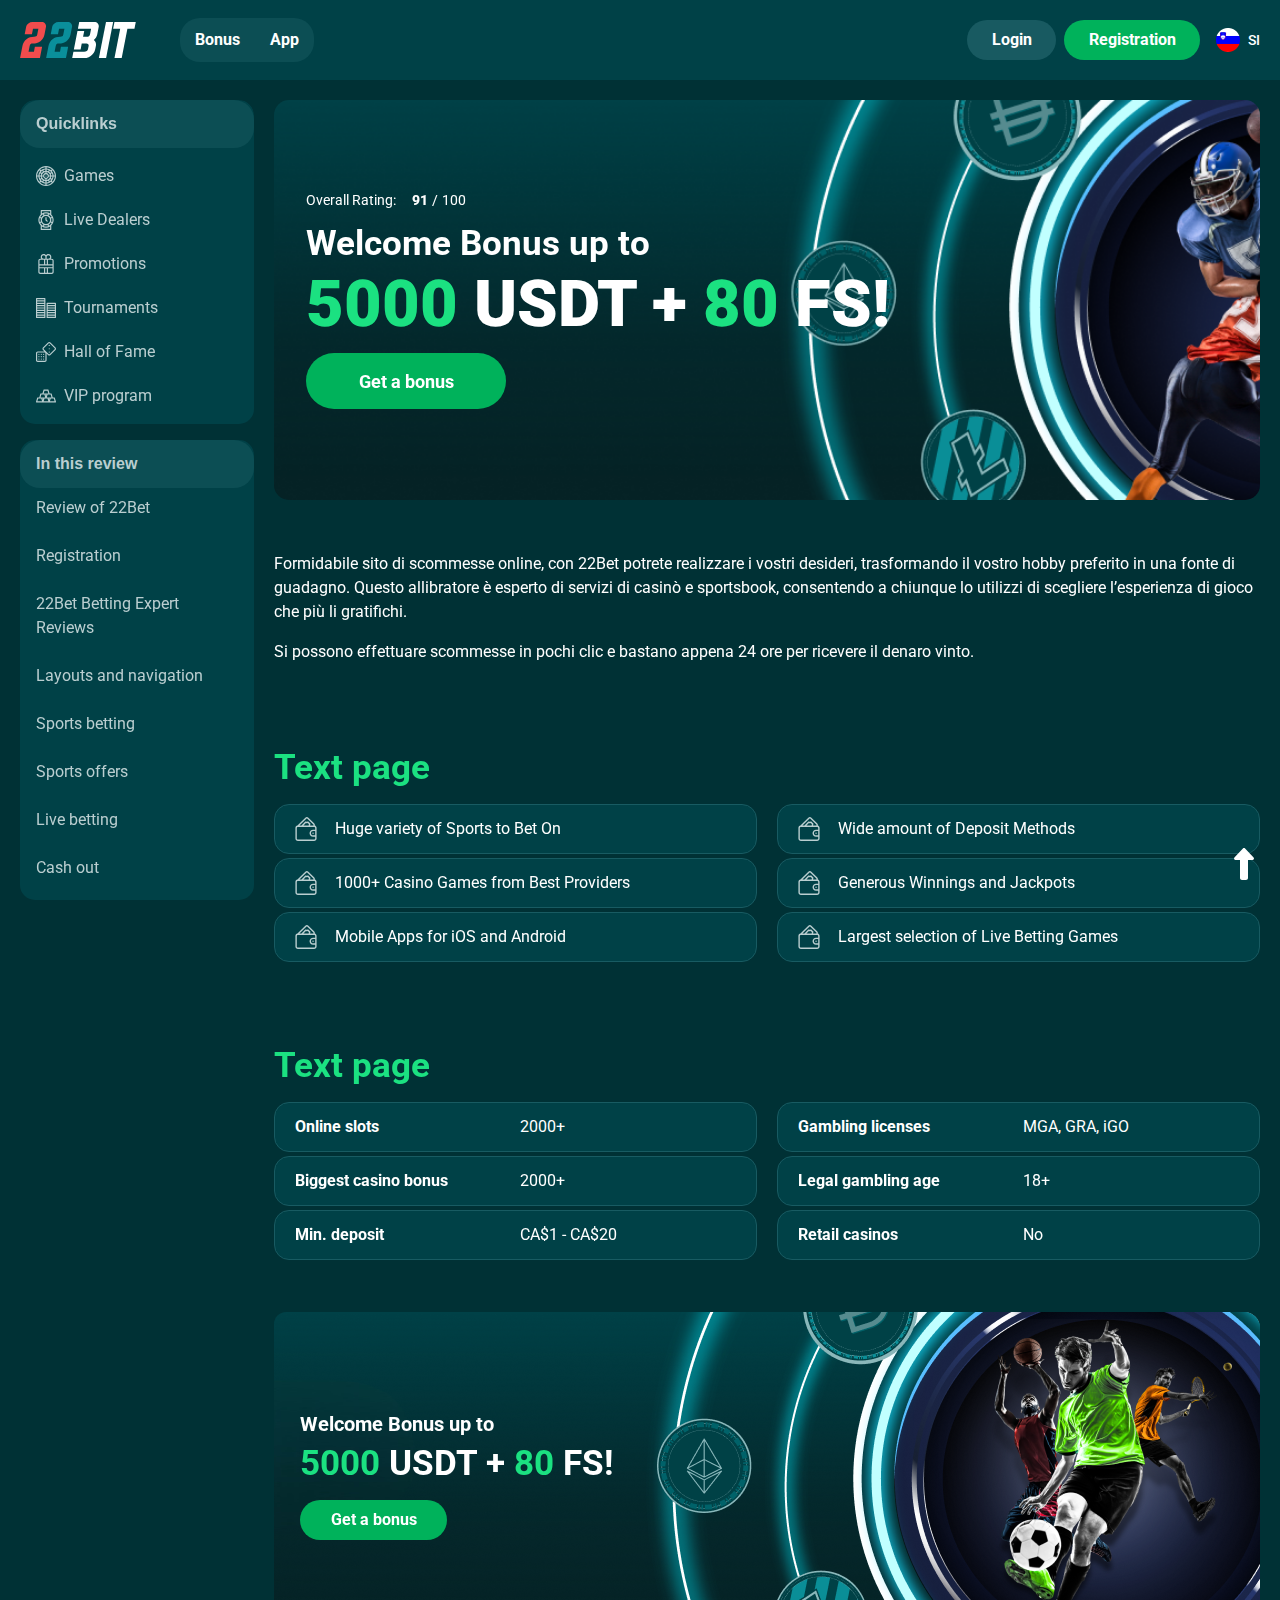
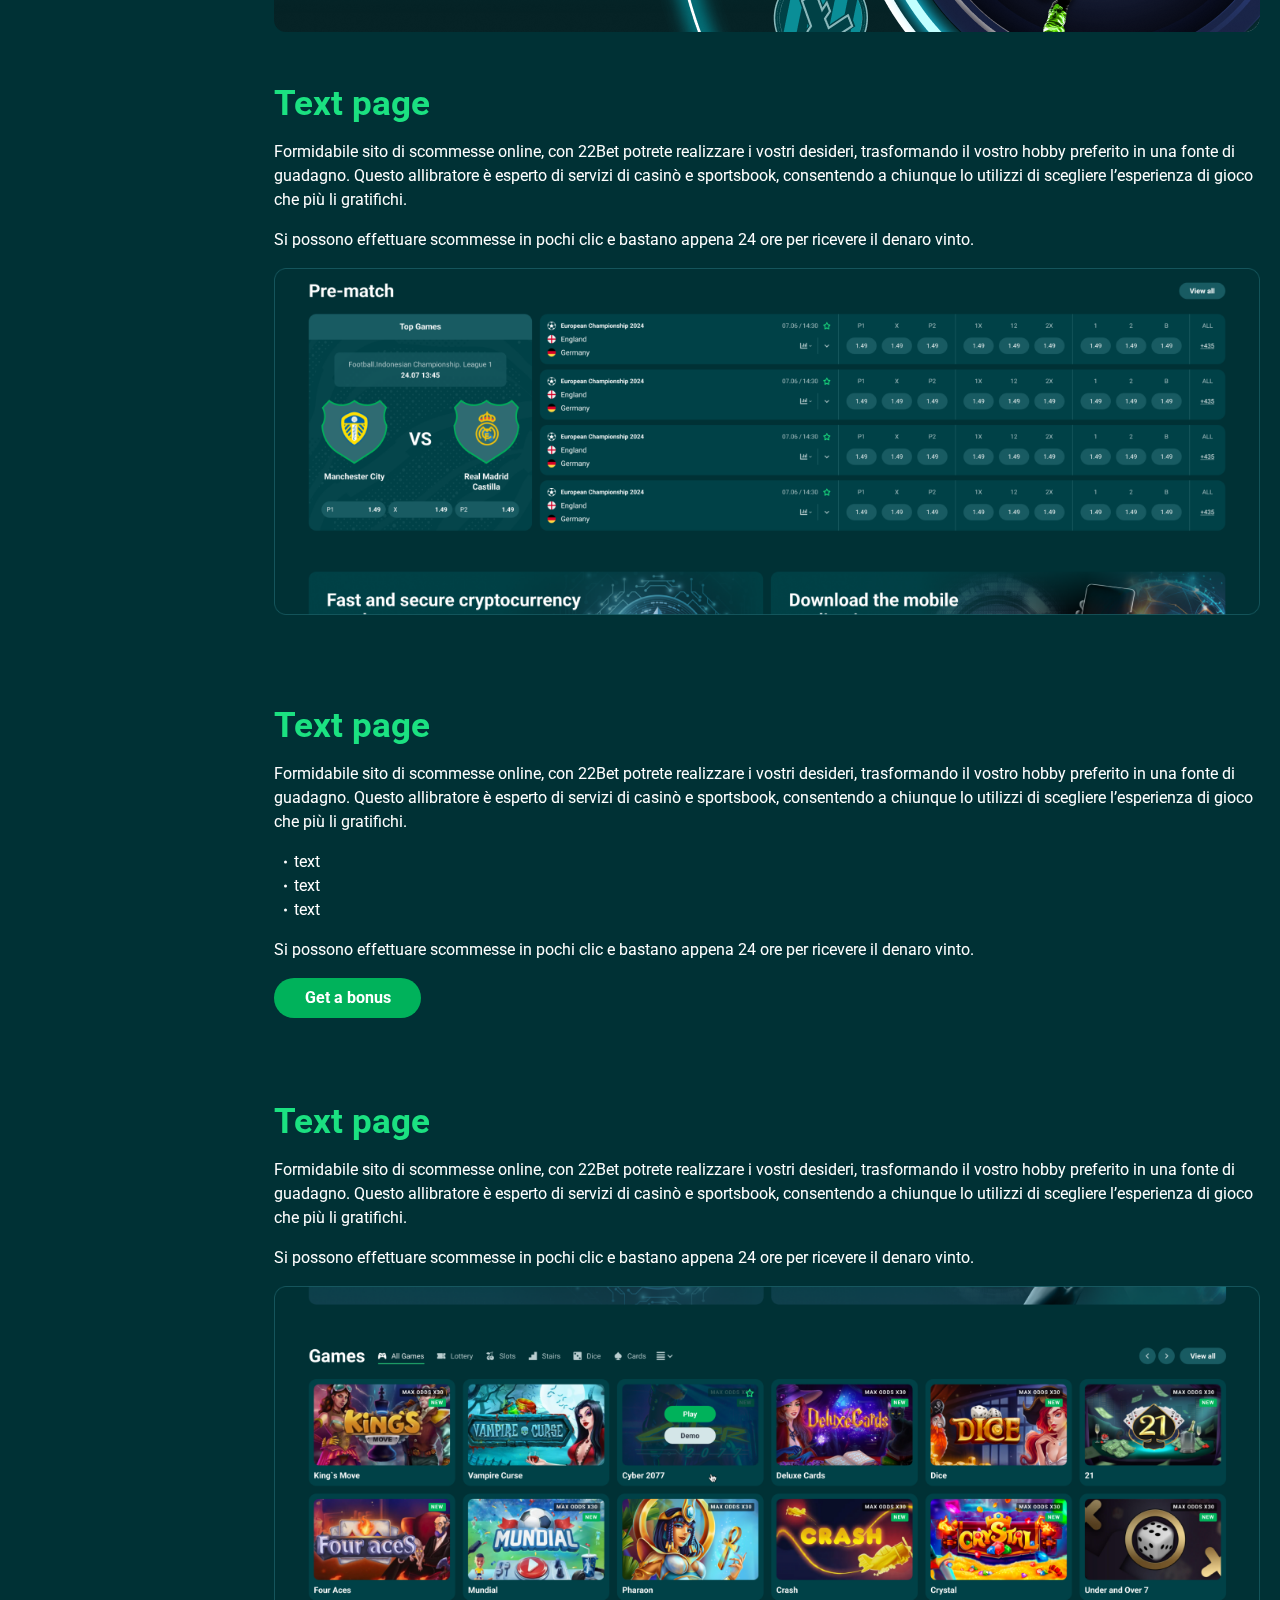
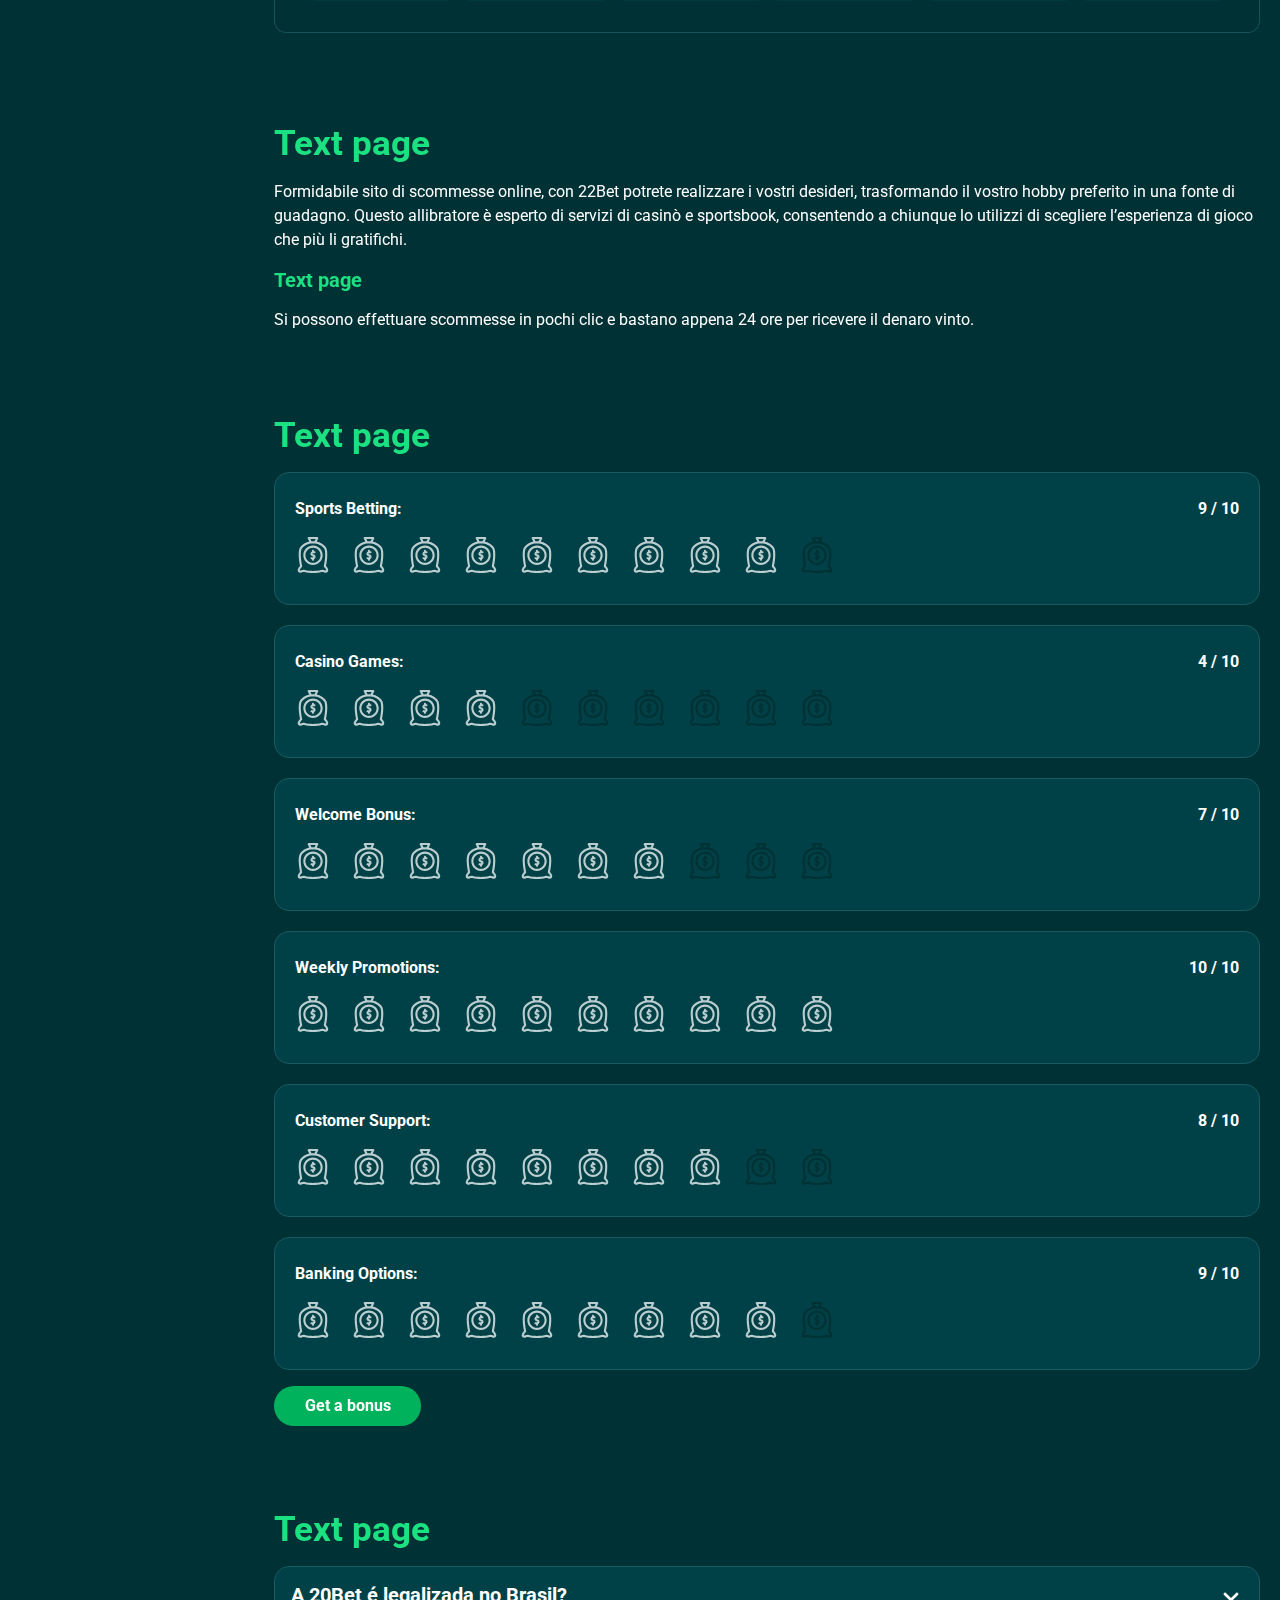
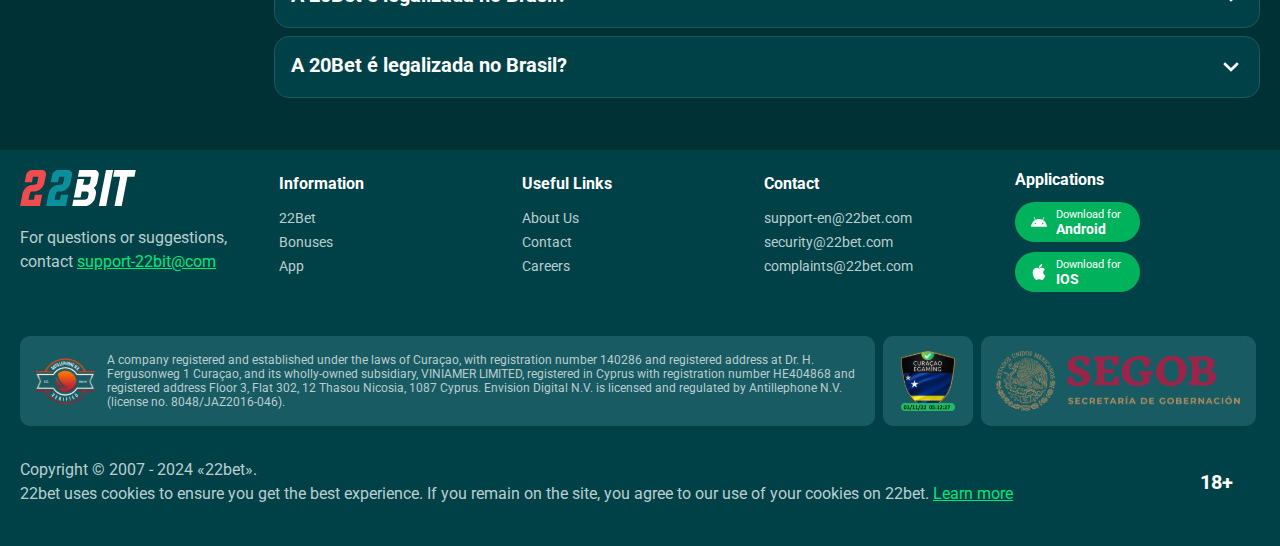
<file: index.html>
<!DOCTYPE html>
<html lang="si">
  <head>
    <meta charset="UTF-8" />
    <meta name="viewport" content="width=device-width, initial-scale=1.0" />
    <title>Welcome Bonus up to
      5000 USDT + 80 FS!</title>
    <meta
      name="description"
      content="A 20Bet apostas online é a novidade mais relevante no mercado de apostas do Brasil"
    />
    <meta property="og:site_name" content="" />
    <meta
      property="og:title"
      content=""
    />
    <meta property="og:type" content="website" />
    <meta property="og:url" content="http://22-bit.si/" />
    <meta property="og:image" content />
    <meta property="og:image:alt" content />
    <meta property="og:locale" content="si" />
    <meta
      property="og:description"
      content="A 20Bet apostas online é a novidade mais relevante no mercado de apostas do Brasil"
    />
    <link rel="preconnect" href="https://fonts.googleapis.com" />
    <link rel="preconnect" href="https://fonts.gstatic.com" crossorigin />
    <link
      href="https://fonts.googleapis.com/css2?family=Poppins:wght@400;500;600;700;900&family=Roboto&family=Roboto+Condensed:ital,wght@0,100..900;1,100..900&display=swap"
      rel="stylesheet"
    />
    <link rel="stylesheet" href="./css/reset.css" />
    <link rel="stylesheet" href="./css/main.css" />
    <link rel="stylesheet" href="./css/media.css" />
    <link rel="icon" href="./images/favicon.png" type="image/x-icon" />
     <script src="https://code.jquery.com/jquery-3.6.1.min.js" integrity="sha256-o88AwQnZB+VDvE9tvIXrMQaPlFFSUTR+nldQm1LuPXQ=" crossorigin="anonymous"></script>
  </head>
  <body>
    <header class="header">
      <section class="content header__content">
        <a href="#" class="logo header__logo"
          ><img src="./images/logo.svg" alt="logo" title=""
        /></a>
        <button class="header__btn-menu">
          <svg
            width="16px"
            height="16px"
            viewBox="0 0 16 16"
            xmlns="http://www.w3.org/2000/svg"
          >
            <rect y="0" width="16" height="3" rx="1.5"></rect>
            <rect y="6.5" width="16" height="3" rx="1.5"></rect>
            <rect y="13" width="16" height="3" rx="1.5"></rect>
          </svg>
        </button>
        <nav class="menu header__menu">
          <ul class="header__menu-list">
            <li><a href="#">Bonus</a></li>
            <li><a href="#">App</a></li>
            
          </ul>
          <div class="header__btn">
            <a
              href="#"
              class="header__button header__button-login header__btn-login"
              >Login
            </a>
            <a
              href="#"
              class="header__button header__button-signin header__btn-signin"
              >Registration</a
            >
          </div>
        </nav>
        <a href="#" class="header__button header__button-login">Login </a>
        <a href="#" class="header__button header__button-signin">Registration</a>

        <div class="header__language">
          <div class="header__flag-wrap">
            <a class="header__country" href="#">
              <span><img src="./images/flag.png" alt=" Flag" title /></span>
              <span>si</span>
            </a>
          </div>
      
        </div>  


        
      </section>
    </header>
 <main class="main">
        <aside class="sidebar-wrapper">
            <section class="content sidebar">
              <nav class="menu sidebar__menu">
                <button class="sidebar__menu-button">
                  Quicklinks
                </button>
                <ul>
                  <li >
                    <a href="#" ><img class="icon-default" src="./images/sidebar/games.svg" alt=" Games"  title/>
                      Games</a>
                    
                  </li>
                  <li >
                    <a href="#" ><img class="icon-default" src="./images/sidebar/live.svg" alt="Live Dealers"  title/>
                      
                     Live Dealers</a>
                  </li>
                  <li >
                    <a href="#" > <img class="icon-default" src="./images/sidebar/promotions.svg"  alt="Promotions"  title/>
                      
                      <span>Promotions</span></a>
                  </li> 
                  <li >
                    <a href="#" ><img class="icon-default" src="./images/sidebar/tournaments.svg" alt="Live Dealers"  title/>
                      
                      Tournaments</a>
                  </li>   
                 
                  <li >
                    <a href="#" ><img class="icon-default" src="./images/sidebar/hall.svg" alt="Hall of Fame" title>
                     
                      Hall of Fame</a>
                  </li>
                  <li >
                    <a href="" ><img class="icon-default" src="./images/sidebar/vip.svg" alt="vip" title/>
                      VIP program</a>
                  </li>
                  
                </ul>
              </nav>
    
              <div class="sidebar__navigation">
                <button class="sidebar__links-button">
                  In this review 
                </button>
                <div class="sidebar__links">
                  <ul class="sidebar__links-list">
                      <li ><a  href="#" title>Review of 22Bet</a></li>
                      <li ><a  href="#" title>Registration</a></li>
                      <li ><a  href="#" title>22Bet Betting Expert Reviews</a></li>
                      <li ><a  href="#" title>Layouts and navigation</a></li>
                      <li ><a  href="#" title>Sports betting</a></li>
                      <li ><a  href="#" title>Sports offers</a></li>
                      <li ><a  href="#" title>Live betting</a></li>
                      <li ><a  href="#" title>Cash out</a></li>
                      <li ><a  href="#" title>Live stream</a></li>
                      
                  </ul>
                </div>
              </div>
            </section>
          </aside>
    
          <section class="content__wrapper">
            <section class="content hero hero__content">
              <div class="background hero__background">
                <img src="./images/main/bg-main.png" alt="hero" title />
              </div>
    
              <div class="hero__data">
                <div
                  class="hero__rating"
                  itemscope
                  itemtype="http://schema.org/Game"
                >
                  <p>Overall Rating:</p>
                  <meta itemprop="name" content="http://22-bit.si/" />
                  <span
                    itemprop="aggregateRating"
                    itemscope
                    itemtype="http://schema.org/AggregateRating"
                  >
                    <span itemprop="ratingValue"> 91 </span>
                    <span> / </span>
                    <span itemprop="bestRating"> 100 </span>
                    <meta itemprop="reviewCount" content="100" />
                  </span>
                </div>
                <h1 class="title general hero__title">
                  Welcome Bonus up to
                         <strong> <span>5000</span> USDT + <span>80</span> FS!</strong>
                </h1>
                
    
                <a href="#" class="button hero__button">Get a bonus</a>
              </div>
            </section>
            <section class="content page-nav">
              <div class="page-nav-button sidebar__links-button">
                In this review
              </div>
              <ul class="page-nav-list sidebar__links-list">
               
                <li ><a  href="#" title>Review of 22Bet</a></li>
                <li ><a  href="#" title>Registration</a></li>
                <li ><a  href="#" title>22Bet Betting Expert Reviews</a></li>
                <li ><a  href="#" title>Layouts and navigation</a></li>
                <li ><a  href="#" title>Sports betting</a></li>
                <li ><a  href="#" title>Sports offers</a></li>
                <li ><a  href="#" title>Live betting</a></li>
                <li ><a  href="#" title>Cash out</a></li>
                <li ><a  href="#" title>Live stream</a></li>
              </ul>
            </section>
            <section class="content article ">
          
                <p >
                  Formidabile sito di scommesse online, con 22Bet potrete realizzare i
                  vostri desideri, trasformando il vostro hobby preferito in una fonte
                  di guadagno. Questo allibratore è esperto di servizi di casinò e
                  sportsbook, consentendo a chiunque lo utilizzi di scegliere
                  l’esperienza di gioco che più li gratifichi.
                </p>
             
                <p >
                  Si possono effettuare scommesse in pochi clic e bastano appena 24 ore
                  per ricevere il denaro vinto.
                </p>
              </section> 
              <section class="content features">
                <h2 class="title high about__title">Text page</h2>
                <div class="features__list">
                    
                  <div class="features__info">
                  <ul >
                    <li class="features__item">
                            Huge variety of Sports to Bet On
                    </li>
                    <li>
                      1000+ Casino Games from Best Providers
                    </li>
                    <li>
                      Mobile Apps for iOS and Android
                    </li>
                  </ul>
                  <ul>
                    <li>
                      Wide amount of Deposit Methods
                    </li>
                    <li>
                      Generous Winnings and Jackpots
                    </li>
                    <li>
                     Largest selection of Live Betting Games
                    </li>
                  </ul>
                 </div>
             
                </div>
              </section>
              <section class="content about">
                <h2 class="title high about__title">Text page</h2>
               <div class="about__content">
                <table class="about__table">
                  <tbody class="about__group">
                    
                      <tr>
                      <td>Online slots</td>
                      <td>2000+</td>
                     </tr>
                     <tr>
                      <td>Biggest casino bonus</td>
                      <td>2000+</td>
                     </tr>
                     <tr>
                      <td>Min. deposit</td>
                      <td>CA$1 - CA$20</td>
                     </tr>
                  </tbody>
                  <tbody class="about__group">
                      <tr>
                        <td>Gambling licenses</td>
                        <td>MGA, GRA, iGO</td>
                      </tr>
                      <tr>
                        <td>Legal gambling age</td>
                        <td>18+</td>
                      </tr>
                      <tr>
                        <td>Retail casinos</td>
                        <td>No</td>
                      </tr>
                    
                  </tbody>
                </table>
             
               </div>
              </section> 
            
              <section class="content banner">
                <div class="background banner__background">
                  <img src="./images/main/banner-main.png" alt="banner" title />
                </div>
                <div class="banner__info">
                  <h2 class="title high banner__title-main">
                    Welcome Bonus up to  <strong> <span>5000</span> USDT + <span>80</span> FS!</strong>
                  </h2>
                 
                  <a href="#" class="button banner__button">Get a bonus</a>
                </div>
              </section>
            
             
             <section class=" content article">
                <h2 class="article__title high title">Text page</h2>
              
                <p class="">
                  Formidabile sito di scommesse online, con 22Bet potrete realizzare i
                  vostri desideri, trasformando il vostro hobby preferito in una fonte
                  di guadagno. Questo allibratore è esperto di servizi di casinò e
                  sportsbook, consentendo a chiunque lo utilizzi di scegliere
                  l’esperienza di gioco che più li gratifichi.
                </p>
               
                <p >
                  Si possono effettuare scommesse in pochi clic e bastano appena 24 ore
                  per ricevere il denaro vinto.
                </p>
                <div class="images">
                  <img
                  src="./images/main/image1-main.png"
                  alt="images" title
                  class=""
                  
                />
                </div>
              </section>
              <section class=" content article ">
                <h2 class="article__title high title">Text page</h2>
                <p >
                  Formidabile sito di scommesse online, con 22Bet potrete realizzare i
                  vostri desideri, trasformando il vostro hobby preferito in una fonte
                  di guadagno. Questo allibratore è esperto di servizi di casinò e
                  sportsbook, consentendo a chiunque lo utilizzi di scegliere
                  l’esperienza di gioco che più li gratifichi.
                </p>
                <ul>
                  <li >text</li>
                  <li >text</li>
                  <li >text</li>
                </ul>
                <p >
                  Si possono effettuare scommesse in pochi clic e bastano appena 24 ore
                  per ricevere il denaro vinto.
                </p>
               
                <a href="#" class="button  article__button">Get a bonus</a>
              </section>
              <section class=" content article">
                <h2 class="article__title high title">Text page</h2>
                
                <p class="">
                  Formidabile sito di scommesse online, con 22Bet potrete realizzare i
                  vostri desideri, trasformando il vostro hobby preferito in una fonte
                  di guadagno. Questo allibratore è esperto di servizi di casinò e
                  sportsbook, consentendo a chiunque lo utilizzi di scegliere
                  l’esperienza di gioco che più li gratifichi.
                </p>
              
                <p >
                  Si possono effettuare scommesse in pochi clic e bastano appena 24 ore
                  per ricevere il denaro vinto.
                </p>
                <div class="images">
                  <img
                  src="./images/main/image2-main.png"
                  alt="images" title
                  class=""
                  
                />
                </div>
              </section>
              <section class=" content article ">
                <h2 class="article__title high title">Text page</h2>
                <p >
                  Formidabile sito di scommesse online, con 22Bet potrete realizzare i
                  vostri desideri, trasformando il vostro hobby preferito in una fonte
                  di guadagno. Questo allibratore è esperto di servizi di casinò e
                  sportsbook, consentendo a chiunque lo utilizzi di scegliere
                  l’esperienza di gioco che più li gratifichi.
                </p>
               
               
                <h3>Text page</h3>
                
                <p >
                  Si possono effettuare scommesse in pochi clic e bastano appena 24 ore
                  per ricevere il denaro vinto.
                </p>
               
              </section>
             <section class="content ratings ">
                <h2 class="ratings__title title high">
                  Text page
                </h2>
                
          <div class="ratings__content">
           
             <ul class="ratings__list">
              <li>
               
                <div  class="ratings__info">
                  <span class="ratings__data">
                    <span>9</span>
                    <span>/</span>
                    <span>10</span>
                  </span>
                 
                  <p>Sports betting:</p>
              
                </div>
                <div class="ratings__img">
                  <img src="./images/main/ratings-icon.svg" alt="ratings" title>
                  <img src="./images/main/ratings-icon.svg" alt="ratings" title>
                  <img src="./images/main/ratings-icon.svg" alt="ratings" title>
                  <img src="./images/main/ratings-icon.svg" alt="ratings" title>
                  <img src="./images/main/ratings-icon.svg" alt="ratings" title>
                  <img src="./images/main/ratings-icon.svg" alt="ratings" title>
                  <img src="./images/main/ratings-icon.svg" alt="ratings" title>
                  <img src="./images/main/ratings-icon.svg" alt="ratings" title>
                  <img src="./images/main/ratings-icon.svg" alt="ratings" title>
                 
                  <img src="./images/main/ratings-icon-grey.svg" alt="ratings" title>
                </div>
              </li>
              <li>
                
                <div class="ratings__info">
                  <span class="ratings__data">
                    <span>4</span>
                    <span>/</span>
                    <span>10</span>
                  </span>
                  
                  <p>Casino Games:
                  </p>
                  
                </div>
                <div class="ratings__img">
                  <img src="./images/main/ratings-icon.svg" alt="ratings" title>
                  <img src="./images/main/ratings-icon.svg" alt="ratings" title>
                  <img src="./images/main/ratings-icon.svg" alt="ratings" title>
                  <img src="./images/main/ratings-icon.svg" alt="ratings" title>
                  
                  <img src="./images/main/ratings-icon-grey.svg" alt="ratings" title>
                  <img src="./images/main/ratings-icon-grey.svg" alt="ratings" title>
                  <img src="./images/main/ratings-icon-grey.svg" alt="ratings" title>
                  <img src="./images/main/ratings-icon-grey.svg" alt="ratings" title>
                  <img src="./images/main/ratings-icon-grey.svg" alt="ratings" title>
                  <img src="./images/main/ratings-icon-grey.svg" alt="ratings" title>
                </div>
              </li>
              <li>
                
                <div class="ratings__info">
                  <span class="ratings__data">
                    <span>7</span>
                    <span>/</span>
                    <span>10</span>
                  </span>
                 
                  <p>Welcome Bonus:
                    </p>
                  
                </div>
                <div class="ratings__img">
                  <img src="./images/main/ratings-icon.svg" alt="ratings" title>
                  <img src="./images/main/ratings-icon.svg" alt="ratings" title>
                  <img src="./images/main/ratings-icon.svg" alt="ratings" title>
                  <img src="./images/main/ratings-icon.svg" alt="ratings" title>
                  <img src="./images/main/ratings-icon.svg" alt="ratings" title>
                  <img src="./images/main/ratings-icon.svg" alt="ratings" title>
                  <img src="./images/main/ratings-icon.svg" alt="ratings" title>
                 
                  <img src="./images/main/ratings-icon-grey.svg" alt="ratings" title>
                  <img src="./images/main/ratings-icon-grey.svg" alt="ratings" title>
                  <img src="./images/main/ratings-icon-grey.svg" alt="ratings" title>
                </div>
            </li>
            <li>
              
              <div class="ratings__info">
                <span class="ratings__data">
                  <span>10</span>
                  <span>/</span>
                  <span>10</span>
                </span>
                
                <p>Weekly Promotions:</p>
                
              </div>
              <div class="ratings__img">
                <img src="./images/main/ratings-icon.svg" alt="ratings" title>
                <img src="./images/main/ratings-icon.svg" alt="ratings" title>
                <img src="./images/main/ratings-icon.svg" alt="ratings" title>
                <img src="./images/main/ratings-icon.svg" alt="ratings" title>
                <img src="./images/main/ratings-icon.svg" alt="ratings" title>
                <img src="./images/main/ratings-icon.svg" alt="ratings" title>
                <img src="./images/main/ratings-icon.svg" alt="ratings" title>
                <img src="./images/main/ratings-icon.svg" alt="ratings" title>
                <img src="./images/main/ratings-icon.svg" alt="ratings" title>
                <img src="./images/main/ratings-icon.svg" alt="ratings" title>
               
              </div>
             
            </li>
              <li>
                
                <div class="ratings__info">
                  <span class="ratings__data">
                    <span>8</span>
                    <span>/</span>
                    <span>10</span>
                  </span>
                
                  <p>Customer Support:</p>
                  
                </div>
                <div class="ratings__img">
                  
                  <img src="./images/main/ratings-icon.svg" alt="ratings" title>
                  <img src="./images/main/ratings-icon.svg" alt="ratings" title>
                  <img src="./images/main/ratings-icon.svg" alt="ratings" title>
                  <img src="./images/main/ratings-icon.svg" alt="ratings" title>
                  <img src="./images/main/ratings-icon.svg" alt="ratings" title>
                  <img src="./images/main/ratings-icon.svg" alt="ratings" title>
                  <img src="./images/main/ratings-icon.svg" alt="ratings" title>
                  <img src="./images/main/ratings-icon.svg" alt="ratings" title>
                  <img src="./images/main/ratings-icon-grey.svg" alt="ratings" title>
                  <img src="./images/main/ratings-icon-grey.svg" alt="ratings" title>
                </div>
              </li>
            </li>
            <li>
              
              <div class="ratings__info">
                <span class="ratings__data">
                  <span>9</span>
                  <span>/</span>
                  <span>10</span>
                </span>
              
                <p>Banking Options:</p>
                
              </div>
              <div class="ratings__img">
                
                <img src="./images/main/ratings-icon.svg" alt="ratings" title>
                <img src="./images/main/ratings-icon.svg" alt="ratings" title>
                <img src="./images/main/ratings-icon.svg" alt="ratings" title>
                <img src="./images/main/ratings-icon.svg" alt="ratings" title>
                <img src="./images/main/ratings-icon.svg" alt="ratings" title>
                <img src="./images/main/ratings-icon.svg" alt="ratings" title>
                <img src="./images/main/ratings-icon.svg" alt="ratings" title>
                <img src="./images/main/ratings-icon.svg" alt="ratings" title>
                <img src="./images/main/ratings-icon.svg" alt="ratings" title>
                <img src="./images/main/ratings-icon-grey.svg" alt="ratings" title>
              </div>
            </li>
          
            </ul> 
           
            
          </div>
            
              <a href="#" class="button ratings__button">Get a bonus</a>
              </section>
               <section class="content faq ">
                <h2 class="title high faq__title ">Text page</h2>
                <ul class="faq__list " itemscope itemtype="https://schema.org/FAQPage">
                  <li class="faq__item"  itemscope itemprop="mainEntity" itemtype="https://schema.org/Question">
                    <h3 class="title medium faq__subtitle js-button-expander"  itemprop="name">A 20Bet é legalizada no Brasil?
                     </h3>
                    <div  class="faq__answer js-expand-content" itemscope  itemprop="acceptedAnswer" itemtype="https://schema.org/Answer">
                      <p  itemprop="text">
                        O pacote especial para novos usuários da 20Bet paga 100% sobre o primeiro depósito, com limite de 600 BRL.
                    </div>
                  </li>
                  <li class="faq__item"  itemscope itemprop="mainEntity" itemtype="https://schema.org/Question">
                    <h3 class="title medium faq__subtitle js-button-expander"  itemprop="name">A 20Bet é legalizada no Brasil?</h3>
                    <div class="faq__answer js-expand-content" itemscope  itemprop="acceptedAnswer" itemtype="https://schema.org/Answer">
                      <p  itemprop="text">
                        O pacote especial para novos usuários da 20Bet paga 100% sobre o primeiro depósito, com limite de 600 BRL.
                      </p>
                    </div>
                  </li> 
                   
                  
                </ul>
              </section> 
              <div class=""  onclick="scrollToTop()">
                <button class="main__arrow" id="scrollToTopBtn"></button>
              </div> 
          </section>
    
    </main> 
    <footer class="footer">
      <section class="content footer__content">
       
        <div class="footer__wrapper">
          <div class="footer__logo-wrap">
            <a href="./index.html" class="logo footer__logo"
          ><img src="./images/logo.svg" alt="logo" title=""
        /></a>
        <p>For questions or suggestions, contact <a href="#" class="footer__link">support-22bit@com</a></p>
          </div>
          <ul class="footer__menu">
            <li>
              <div>Information</div>
              <ul class="footer__info">
                <li><a href="#">22Bet
                </a></li>
                <li><a href="#">Bonuses</a></li>
                <li><a href="#">App</a></li>
               
              </ul>
            </li>
            
            <li>
              <div>Useful Links</div>
              <ul class="footer__info">
                <li><a href="#">About Us</a></li>
                <li><a href="#">Contact</a></li>
                <li><a href="#">Careers</a></li>
                
              </ul>
            </li>
            <li>
              <div>Contact</div>
              <ul class="footer__info">
                <li><a href="mailto:support-en@22bet.com">support-en@22bet.com</a></li>
                <li><a href="mailto:security@22bet.com">security@22bet.com</a></li>
                <li><a href="mailto:complaints@22bet.com">complaints@22bet.com</a></li>
              </ul>
            </li>
           
          </ul>
          <div class="footer__wrapp">
            
            <div >
              Applications
            </div>
            <div class="footer__btn">
              <a href="#" class="button footer__button">Download for
                 <span>Android</span></a>
                 <a href="#" class="button footer__button">Download for
                  <span>IOS</span></a>
            </div>
           
          </div>
         </div>
       <div class="footer__content-desc">
<div class="footer__desc">
  <img src="./images/footer-frame1.svg" alt="image" title>
<p>A company registered and established under the laws of Curaçao, with registration number 140286 and registered address at Dr. H. Fergusonweg 1 Curaçao, and its wholly-owned subsidiary, VINIAMER LIMITED, registered in Cyprus with registration number HE404868 and registered address Floor 3, Flat 302, 12 Thasou Nicosia, 1087 Cyprus. Envision Digital N.V. is licensed and regulated by Antillephone N.V. (license no. 8048/JAZ2016-046).</p>
</div>
<div class="footer__img-wrap">
  <img class="footer__desc-img" src="./images/footer-frame2.svg" alt="image" title>
<img class="footer__desc-img" src="./images/footer-frame3.svg" alt="image" title>
</div>
       </div>
        
       <div class="footer__wrapper-content">
        <div class="footer__informations">
         
          <p>
            Copyright &copy; 2007 - 2024 «22bet».
          </p>
          <p>22bet uses cookies to ensure you get the best experience. If you remain on the site, you agree to our use of your cookies on 22bet. <a href="#" class="footer__link"> Learn more</a></p>
        </div>
        
          
          <p class="footer__age">
           18+
          </p>
         
        </div>
      </section>
    </footer>
    <script src="./js/sidebar.js" defer></script>
    <script src="./js/arrowUp.js" defer></script>
    <script src="./js/expander.js" defer></script>
    <script src="./js/mobile-menu.js" defer></script>
   
  </body>
</html>
</file>
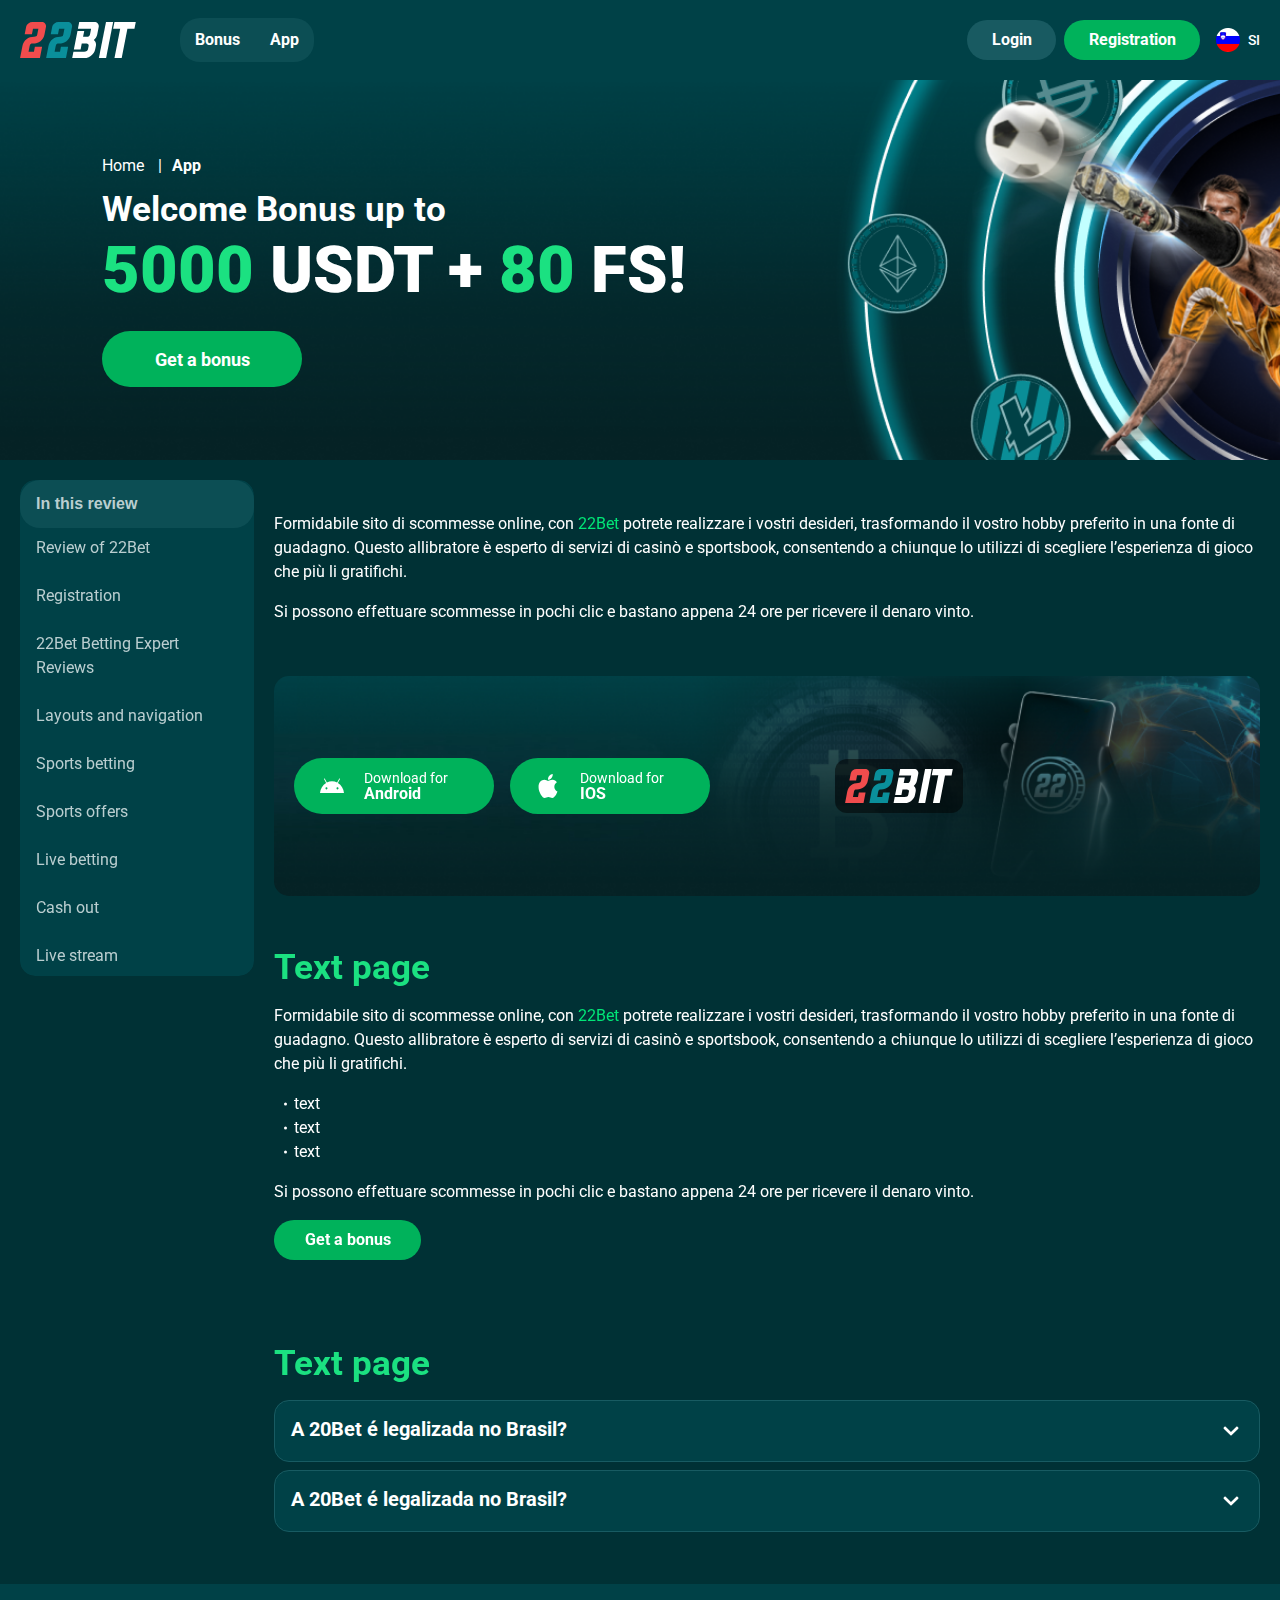
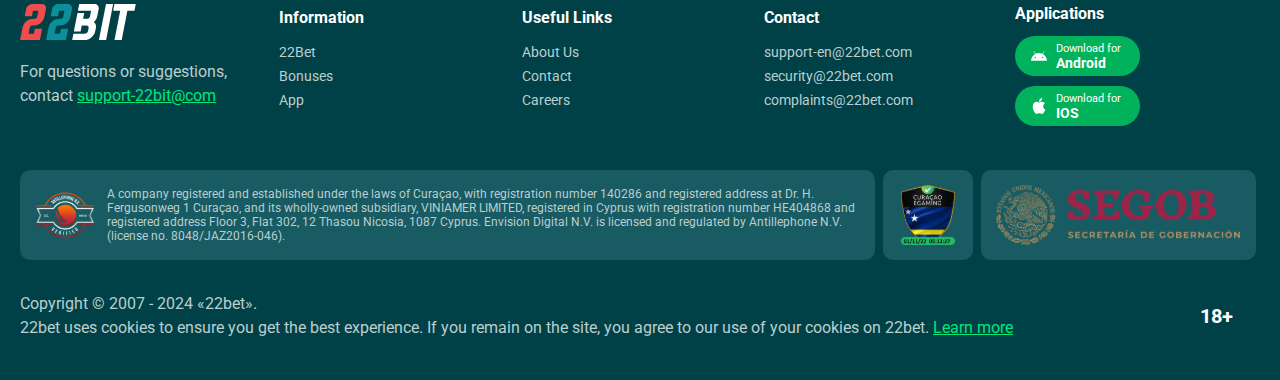
<file: app.html>
<!DOCTYPE html>
<html lang="si">
  <head>
    <meta charset="UTF-8" />
    <meta name="viewport" content="width=device-width, initial-scale=1.0" />
    <title>Welcome Bonus up to 5000 USDT + 80 FS!</title>
    <meta
      name="description"
      content="A 20Bet apostas online é a novidade mais relevante no mercado de apostas do Brasil"
    />
    <meta property="og:site_name" content="" />
    <meta property="og:title" content="" />
    <meta property="og:type" content="website" />
    <meta property="og:url" content="http://22-bit.si/" />
    <meta property="og:image" content />
    <meta property="og:image:alt" content />
    <meta property="og:locale" content="si" />
    <meta
      property="og:description"
      content="A 20Bet apostas online é a novidade mais relevante no mercado de apostas do Brasil."
    />
    <link rel="preconnect" href="https://fonts.googleapis.com" />
    <link rel="preconnect" href="https://fonts.gstatic.com" crossorigin />
    <link
      href="https://fonts.googleapis.com/css2?family=Poppins:wght@400;500;600;700;900&family=Roboto&family=Roboto+Condensed:ital,wght@0,100..900;1,100..900&display=swap"
      rel="stylesheet"
    />
    <link rel="stylesheet" href="./css/reset.css" />
    <link rel="stylesheet" href="./css/main.css" />
    <link rel="stylesheet" href="./css/media.css" />
    <link rel="icon" href="./images/favicon.png" type="image/x-icon" />
    <script
      src="https://code.jquery.com/jquery-3.6.1.min.js"
      integrity="sha256-o88AwQnZB+VDvE9tvIXrMQaPlFFSUTR+nldQm1LuPXQ="
      crossorigin="anonymous"
    ></script>
  </head>
  <body>
    <header class="header">
      <section class="content header__content">
        <a href="#" class="logo header__logo"
          ><img src="./images/logo.svg" alt="logo" title=""
        /></a>
        <button class="header__btn-menu">
          <svg
            width="16px"
            height="16px"
            viewBox="0 0 16 16"
            xmlns="http://www.w3.org/2000/svg"
          >
            <rect y="0" width="16" height="3" rx="1.5"></rect>
            <rect y="6.5" width="16" height="3" rx="1.5"></rect>
            <rect y="13" width="16" height="3" rx="1.5"></rect>
          </svg>
        </button>
        <nav class="menu header__menu">
          <ul class="header__menu-list">
            <li><a href="#">Bonus</a></li>
            <li><a href="#">App</a></li>
          </ul>
          <div class="header__btn">
            <a
              href="#"
              class="header__button header__button-login header__btn-login"
              >Login
            </a>
            <a
              href="#"
              class="header__button header__button-signin header__btn-signin"
              >Registration</a
            >
          </div>
        </nav>
        <a href="#" class="header__button header__button-login">Login </a>
        <a href="#" class="header__button header__button-signin"
          >Registration</a
        >

        <div class="header__language">
          <div class="header__flag-wrap">
            <a class="header__country" href="#">
              <span><img src="./images/flag.png" alt=" Flag" title /></span>
              <span>si</span>
            </a>
          </div>
         
        </div>
      </section>
    </header>
    <section class=" hero hero__app">
      <div class="background hero__background hero__background-page">
        <img src="./images/app/bg-app.png" alt="hero" title />
      </div>

      <div class="hero__data hero__data-app hero__data-page">
        <ul
          class="breadcrumbs"
          itemscope
          itemtype="https://schema.org/BreadcrumbList"
        >
          <li
            itemprop="itemListElement"
            itemscope
            itemtype="https://schema.org/ListItem"
          >
            <a href="#" itemprop="item">
              <span itemprop="name">Home</span></a
            >
            <meta itemprop="position" content="1" />
          </li>
          <li
            itemprop="itemListElement"
            itemscope
            itemtype="https://schema.org/ListItem"
          >
            <a href="#" itemprop="item">
              <span itemprop="name">App</span></a
            >
            <meta itemprop="position" content="2" />
          </li>
        </ul>
        <h1 class="title general hero__title hero__title-page">
          Welcome Bonus up to
          <strong><span>5000</span> USDT + <span>80</span> FS!</strong>
        </h1>

        <a href="#" class="button hero__button hero__button-bonus"
          >Get a bonus</a
        >
      </div>
    </section>
    <main class="main main-page">
      <aside class="sidebar-wrapper">
        <section class="content sidebar">
         
          <div class="sidebar__navigation">
            <button class="sidebar__links-button">In this review</button>
            <div class="sidebar__links">
              <ul class="sidebar__links-list">
                <li><a href="#" title>Review of 22Bet</a></li>
                <li><a href="#" title>Registration</a></li>
                <li><a href="#" title>22Bet Betting Expert Reviews</a></li>
                <li><a href="#" title>Layouts and navigation</a></li>
                <li><a href="#" title>Sports betting</a></li>
                <li><a href="#" title>Sports offers</a></li>
                <li><a href="#" title>Live betting</a></li>
                <li><a href="#" title>Cash out</a></li>
                <li><a href="#" title>Live stream</a></li>
              </ul>
            </div>
          </div>
        </section>
      </aside>

      <section class="content__wrapper">
      
        <section class="content page-nav">
          <div class="page-nav-button sidebar__links-button">In this review</div>
          <ul class="page-nav-list sidebar__links-list">
            <li><a href="#" title>Review of 22Bet</a></li>
            <li><a href="#" title>Registration</a></li>
            <li><a href="#" title>22Bet Betting Expert Reviews</a></li>
            <li><a href="#" title>Layouts and navigation</a></li>
            <li><a href="#" title>Sports betting</a></li>
            <li><a href="#" title>Sports offers</a></li>
            <li><a href="#" title>Live betting</a></li>
            <li><a href="#" title>Cash out</a></li>
            <li><a href="#" title>Live stream</a></li>
          </ul>
        </section>
        <section class="content article">
         
          <p>
            Formidabile sito di scommesse online, con
            <a href="#" class="article__link">22Bet</a> potrete realizzare i
            vostri desideri, trasformando il vostro hobby preferito in una fonte
            di guadagno. Questo allibratore è esperto di servizi di casinò e
            sportsbook, consentendo a chiunque lo utilizzi di scegliere
            l’esperienza di gioco che più li gratifichi.
          </p>
          <p>
            Si possono effettuare scommesse in pochi clic e bastano appena 24
            ore per ricevere il denaro vinto.
          </p>
         
        </section>
        <section class="content  banner__app">
          <div class="background banner__background-app">
            <img class="background-app" src="./images/app/banner-app.png" alt="banner" title />
           
          </div>
          <div class="banner__content banner__content-app">
           
                <a href="#" class="banner__btn banner__btn-android"
                > Download for
                <span>Android
                </span></a>
                
              
              <a href="#" class="banner__btn banner__btn-app">
                Download for
                <span>IOS
                </span></a>
            </div>
            <a href="#" class="logo banner__logo"
            ><img src="./images/logo.svg" alt="logo" title=""
          /></a>
        
        </section>
        <section class="content article">
          <h2 class="article__title high title">Text page</h2>
          <p>
            Formidabile sito di scommesse online, con  <a href="#" class="article__link">22Bet</a> potrete realizzare i
            vostri desideri, trasformando il vostro hobby preferito in una fonte
            di guadagno. Questo allibratore è esperto di servizi di casinò e
            sportsbook, consentendo a chiunque lo utilizzi di scegliere
            l’esperienza di gioco che più li gratifichi.
          </p>

          <ul>
            <li>text</li>
            <li>text</li>
            <li>text</li>
          </ul>
          <p>
            Si possono effettuare scommesse in pochi clic e bastano appena 24
            ore per ricevere il denaro vinto.
          </p>

          <a href="#" class="button article__button">Get a bonus</a>
        </section>
        <section class="content faq">
          <h2 class="title high faq__title">Text page</h2>
          <ul class="faq__list" itemscope itemtype="https://schema.org/FAQPage">
            <li
              class="faq__item"
              itemscope
              itemprop="mainEntity"
              itemtype="https://schema.org/Question"
            >
              <h3
                class="title medium faq__subtitle js-button-expander"
                itemprop="name"
              >
                A 20Bet é legalizada no Brasil?
              </h3>
              <div
                class="faq__answer js-expand-content"
                itemscope
                itemprop="acceptedAnswer"
                itemtype="https://schema.org/Answer"
              >
                <p itemprop="text">
                  O pacote especial para novos usuários da 20Bet paga 100% sobre o primeiro depósito, com limite de 600 BRL.
                </p>
              </div>
            </li>
            <li
              class="faq__item"
              itemscope
              itemprop="mainEntity"
              itemtype="https://schema.org/Question"
            >
              <h3
                class="title medium faq__subtitle js-button-expander"
                itemprop="name"
              >
                A 20Bet é legalizada no Brasil?
              </h3>
              <div
                class="faq__answer js-expand-content"
                itemscope
                itemprop="acceptedAnswer"
                itemtype="https://schema.org/Answer"
              >
                <p itemprop="text">
                  O pacote especial para novos usuários da 20Bet paga 100% sobre o primeiro depósito, com limite de 600 BRL.
                </p>
              </div>
            </li>
           
          </ul>
        </section>
      </section>
    </main>
    <footer class="footer">
      <section class="content footer__content">
       
        <div class="footer__wrapper">
          <div class="footer__logo-wrap">
            <a href="./index.html" class="logo footer__logo"
          ><img src="./images/logo.svg" alt="logo" title=""
        /></a>
        <p>For questions or suggestions, contact <a href="#" class="footer__link">support-22bit@com</a></p>
          </div>
          <ul class="footer__menu">
            <li>
              <div>Information</div>
              <ul class="footer__info">
                <li><a href="#">22Bet
                </a></li>
                <li><a href="#">Bonuses</a></li>
                <li><a href="#">App</a></li>
               
              </ul>
            </li>
            
            <li>
              <div>Useful Links</div>
              <ul class="footer__info">
                <li><a href="#">About Us</a></li>
                <li><a href="#">Contact</a></li>
                <li><a href="#">Careers</a></li>
                
              </ul>
            </li>
            <li>
              <div>Contact</div>
              <ul class="footer__info">
                <li><a href="mailto:support-en@22bet.com">support-en@22bet.com</a></li>
                <li><a href="mailto:security@22bet.com">security@22bet.com</a></li>
                <li><a href="mailto:complaints@22bet.com">complaints@22bet.com</a></li>
              </ul>
            </li>
           
          </ul>
          <div class="footer__wrapp">
            
            <div >
              Applications
            </div>
            <div class="footer__btn">
              <a href="#" class="button footer__button">Download for
                 <span>Android</span></a>
                 <a href="#" class="button footer__button">Download for
                  <span>IOS</span></a>
            </div>
           
          </div>
         </div>
       <div class="footer__content-desc">
<div class="footer__desc">
  <img src="./images/footer-frame1.svg" alt="image" title>
<p>A company registered and established under the laws of Curaçao, with registration number 140286 and registered address at Dr. H. Fergusonweg 1 Curaçao, and its wholly-owned subsidiary, VINIAMER LIMITED, registered in Cyprus with registration number HE404868 and registered address Floor 3, Flat 302, 12 Thasou Nicosia, 1087 Cyprus. Envision Digital N.V. is licensed and regulated by Antillephone N.V. (license no. 8048/JAZ2016-046).</p>
</div>
<div class="footer__img-wrap">
  <img class="footer__desc-img" src="./images/footer-frame2.svg" alt="image" title>
<img class="footer__desc-img" src="./images/footer-frame3.svg" alt="image" title>
</div>
       </div>
        
       <div class="footer__wrapper-content">
        <div class="footer__informations">
         
          <p>
            Copyright &copy; 2007 - 2024 «22bet».
          </p>
          <p>22bet uses cookies to ensure you get the best experience. If you remain on the site, you agree to our use of your cookies on 22bet. <a href="#" class="footer__link"> Learn more</a></p>
        </div>
        
          
          <p class="footer__age">
           18+
          </p>
         
        </div>
      </section>
    </footer>
    <script src="./js/sidebar.js" defer></script>
    <script src="./js/expander.js" defer></script>
    <script src="./js/mobile-menu.js" defer></script>
   
  </body>
</html>
</file>
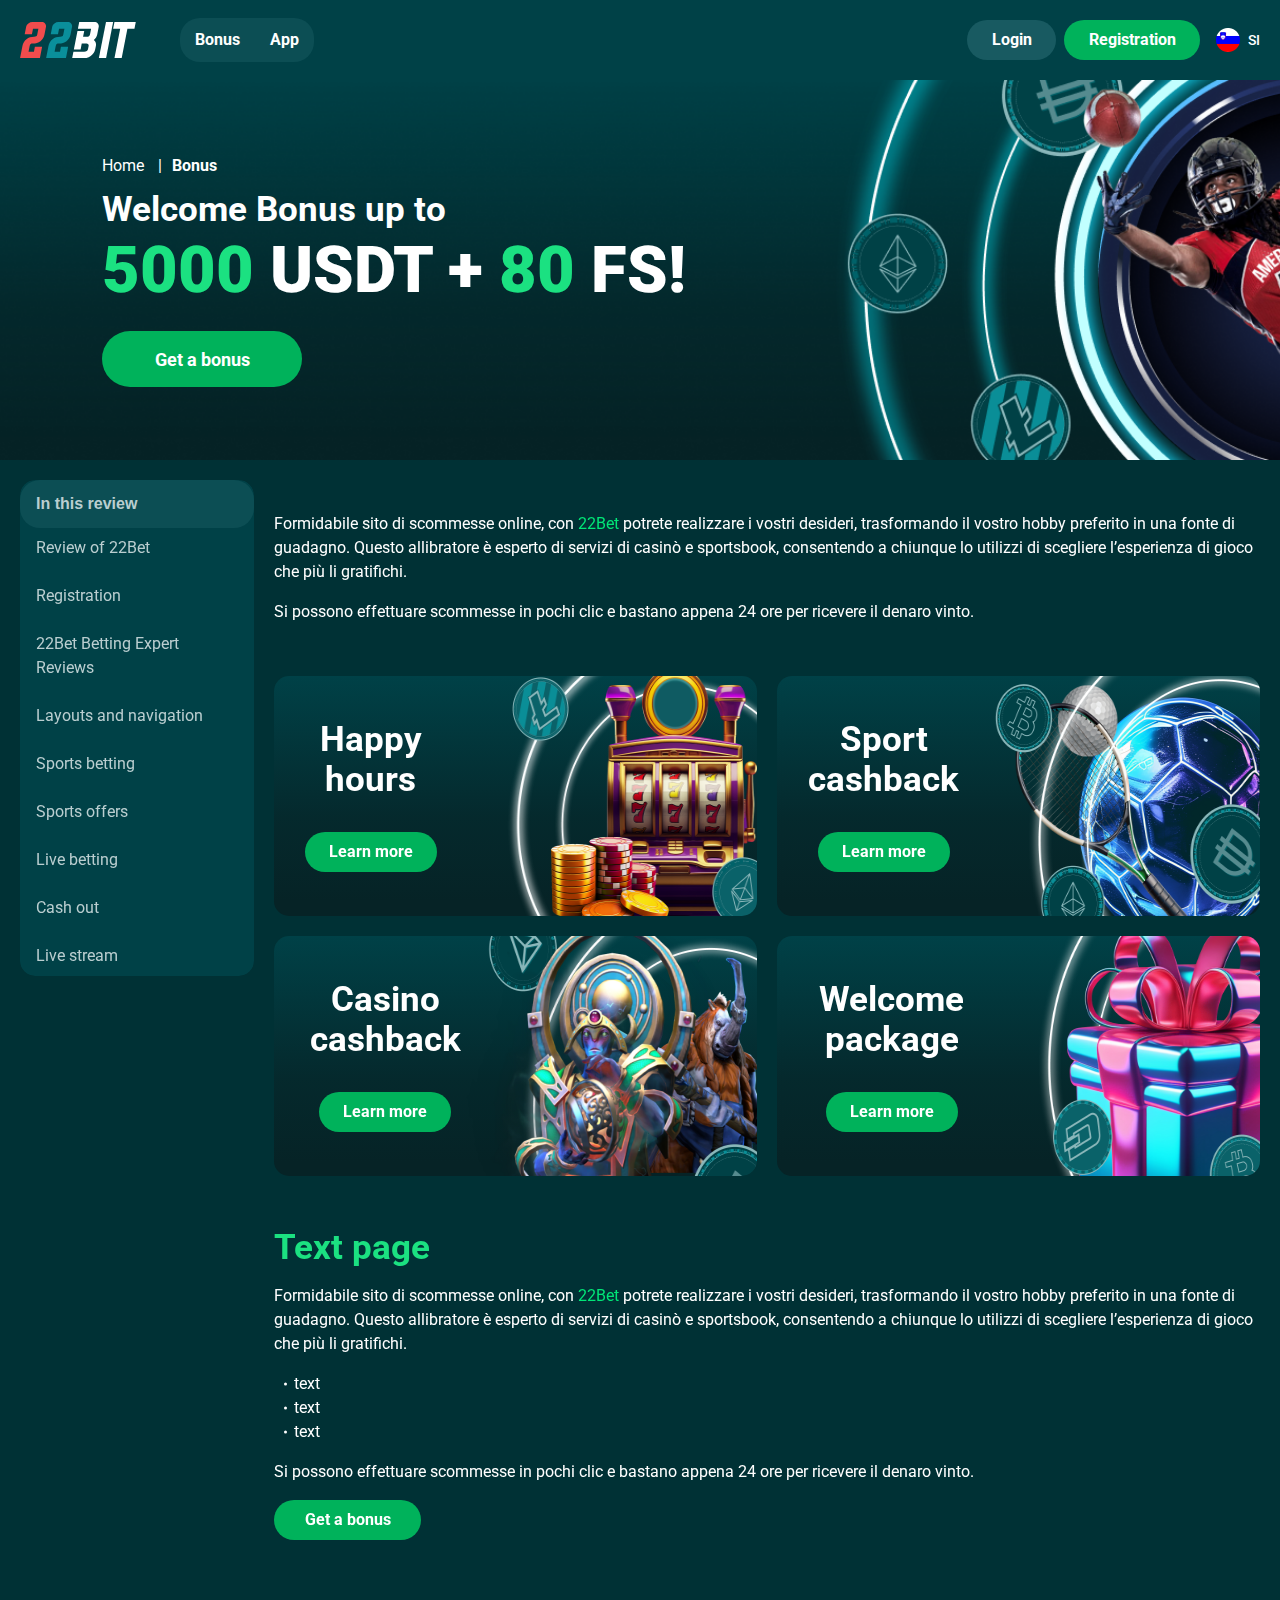
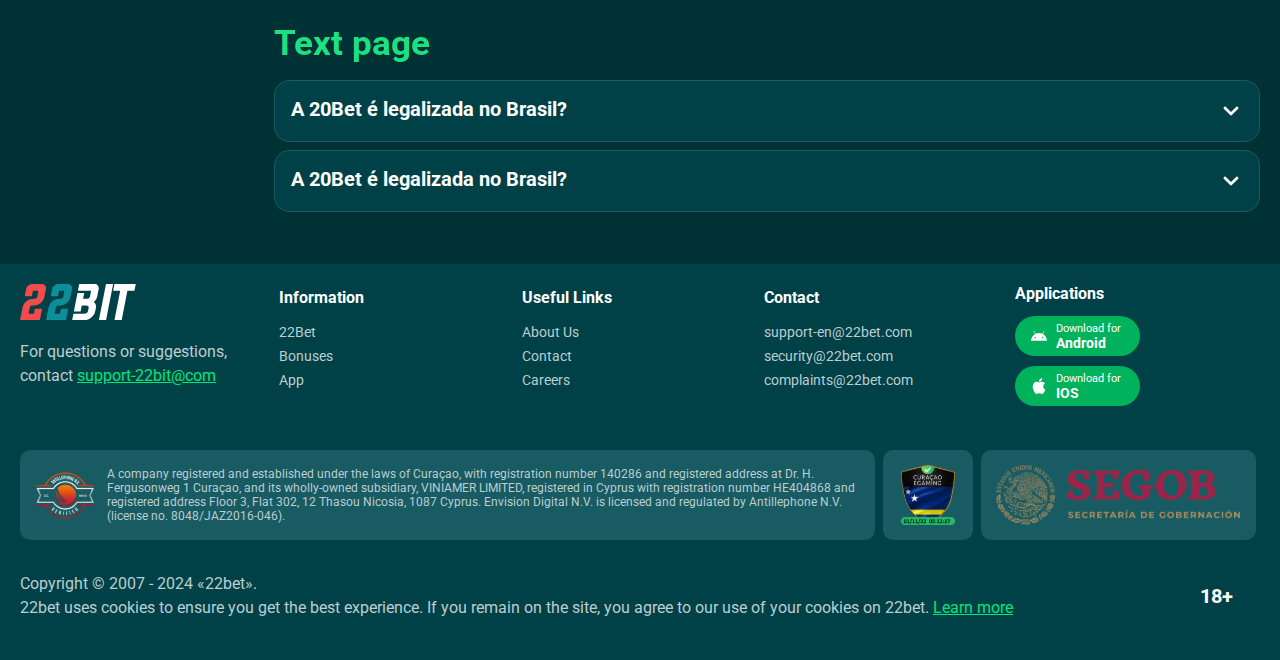
<file: bonus.html>
<!DOCTYPE html>
<html lang="si">
  <head>
    <meta charset="UTF-8" />
    <meta name="viewport" content="width=device-width, initial-scale=1.0" />
    <title>Welcome Bonus up to 5000 USDT + 80 FS!</title>
    <meta
      name="description"
      content="A 20Bet apostas online é a novidade mais relevante no mercado de apostas do Brasil"
    />
    <meta property="og:site_name" content="" />
    <meta property="og:title" content="" />
    <meta property="og:type" content="website" />
    <meta property="og:url" content="http://22-bit.si/" />
    <meta property="og:image" content />
    <meta property="og:image:alt" content />
    <meta property="og:locale" content="si" />
    <meta
      property="og:description"
      content="A 20Bet apostas online é a novidade mais relevante no mercado de apostas do Brasil"
    />
    <link rel="preconnect" href="https://fonts.googleapis.com" />
    <link rel="preconnect" href="https://fonts.gstatic.com" crossorigin />
    <link
      href="https://fonts.googleapis.com/css2?family=Poppins:wght@400;500;600;700;900&family=Roboto&family=Roboto+Condensed:ital,wght@0,100..900;1,100..900&display=swap"
      rel="stylesheet"
    />
    <link rel="stylesheet" href="./css/reset.css" />
    <link rel="stylesheet" href="./css/main.css" />
    <link rel="stylesheet" href="./css/media.css" />
    <link rel="icon" href="./images/favicon.png" type="image/x-icon" />
    <script
      src="https://code.jquery.com/jquery-3.6.1.min.js"
      integrity="sha256-o88AwQnZB+VDvE9tvIXrMQaPlFFSUTR+nldQm1LuPXQ="
      crossorigin="anonymous"
    ></script>
  </head>
  <body>
    <header class="header">
      <section class="content header__content">
        <a href="#" class="logo header__logo"
          ><img src="./images/logo.svg" alt="logo" title=""
        /></a>
        <button class="header__btn-menu">
          <svg
            width="16px"
            height="16px"
            viewBox="0 0 16 16"
            xmlns="http://www.w3.org/2000/svg"
          >
            <rect y="0" width="16" height="3" rx="1.5"></rect>
            <rect y="6.5" width="16" height="3" rx="1.5"></rect>
            <rect y="13" width="16" height="3" rx="1.5"></rect>
          </svg>
        </button>
        <nav class="menu header__menu">
          <ul class="header__menu-list">
            <li><a href="#">Bonus</a></li>
            <li><a href="#">App</a></li>
          </ul>
          <div class="header__btn">
            <a
              href="#"
              class="header__button header__button-login header__btn-login"
              >Login
            </a>
            <a
              href="#"
              class="header__button header__button-signin header__btn-signin"
              >Registration</a
            >
          </div>
        </nav>
        <a href="#" class="header__button header__button-login">Login </a>
        <a href="#" class="header__button header__button-signin"
          >Registration</a
        >

        <div class="header__language">
          <div class="header__flag-wrap">
            <a class="header__country" href="#">
              <span><img src="./images/flag.png" alt=" Flag" title /></span>
              <span>si</span>
            </a>
          </div>
         
        </div>
      </section>
    </header>
    <section class=" hero hero__bonus">
      <div class="background hero__background hero__background-page">
        <img src="./images/bonus/bg-bonus.png" alt="hero" title />
      </div>

      <div class="hero__data hero__data-bonus hero__data-page">
        <ul
          class="breadcrumbs"
          itemscope
          itemtype="https://schema.org/BreadcrumbList"
        >
          <li
            itemprop="itemListElement"
            itemscope
            itemtype="https://schema.org/ListItem"
          >
            <a href="#" itemprop="item">
              <span itemprop="name">Home</span></a
            >
            <meta itemprop="position" content="1" />
          </li>
          <li
            itemprop="itemListElement"
            itemscope
            itemtype="https://schema.org/ListItem"
          >
            <a href="#" itemprop="item">
              <span itemprop="name">Bonus</span></a
            >
            <meta itemprop="position" content="2" />
          </li>
        </ul>
        <h1 class="title general hero__title hero__title-page">
          Welcome Bonus up to
          <strong> <span>5000</span> USDT + <span>80</span> FS!</strong>
        </h1>

        <a href="#" class="button hero__button hero__button-bonus"
          >Get a bonus</a
        >
      </div>
    </section>
    <main class="main main-page">
      <aside class="sidebar-wrapper">
        <section class="content sidebar">
         
          <div class="sidebar__navigation">
            <button class="sidebar__links-button">In this review</button>
            <div class="sidebar__links">
              <ul class="sidebar__links-list">
                <li><a href="#" title>Review of 22Bet</a></li>
                <li><a href="#" title>Registration</a></li>
                <li><a href="#" title>22Bet Betting Expert Reviews</a></li>
                <li><a href="#" title>Layouts and navigation</a></li>
                <li><a href="#" title>Sports betting</a></li>
                <li><a href="#" title>Sports offers</a></li>
                <li><a href="#" title>Live betting</a></li>
                <li><a href="#" title>Cash out</a></li>
                <li><a href="#" title>Live stream</a></li>
              </ul>
            </div>
          </div>
        </section>
      </aside>

      <section class="content__wrapper">
       
        <section class="content page-nav">
          <div class="page-nav-button sidebar__links-button">In this review</div>
          <ul class="page-nav-list sidebar__links-list">
            <li><a href="#" title>Review of 22Bet</a></li>
            <li><a href="#" title>Registration</a></li>
            <li><a href="#" title>22Bet Betting Expert Reviews</a></li>
            <li><a href="#" title>Layouts and navigation</a></li>
            <li><a href="#" title>Sports betting</a></li>
            <li><a href="#" title>Sports offers</a></li>
            <li><a href="#" title>Live betting</a></li>
            <li><a href="#" title>Cash out</a></li>
            <li><a href="#" title>Live stream</a></li>
          </ul>
        </section>
        <section class="content article">
        
          <p>
            Formidabile sito di scommesse online, con
            <a href="#" class="article__link">22Bet</a> potrete realizzare i
            vostri desideri, trasformando il vostro hobby preferito in una fonte
            di guadagno. Questo allibratore è esperto di servizi di casinò e
            sportsbook, consentendo a chiunque lo utilizzi di scegliere
            l’esperienza di gioco che più li gratifichi.
          </p>
          <p>
            Si possono effettuare scommesse in pochi clic e bastano appena 24
            ore per ricevere il denaro vinto.
          </p>
         
        </section>
        <section class="content bonuses">
          <ul class="bonuses__list">
            <li class="bonuses__item">
              <div class="bonuses__img">
                <img src="./images/bonus/banner-bonus1.png" alt="" title="" />
              </div>
              <div class="bonuses__desc">
                <h2 class="title high bonuses__title">Happy
                  hours</h2>
               
                <div class="bonuses__buttons">
                  <a href="#" class="button bonuses__button">Learn more</a>
                
                </div>
              </div>
            </li>
            <li class="bonuses__item">
              <div class="bonuses__img">
                <img src="./images/bonus/banner-bonus2.png" alt="" title="" />
              </div>
              <div class="bonuses__desc">
                <h2 class="title high bonuses__title">Sport
                  cashback</h2>
               
                <div class="bonuses__buttons">
                  <a href="#" class="button bonuses__button">Learn more</a>
                
                </div>
              </div>
            </li>
            <li class="bonuses__item">
              <div class="bonuses__img">
                <img src="./images/bonus/banner-bonus3.png" alt="" title="" />
              </div>
              <div class="bonuses__desc">
                <h2 class="title high bonuses__title">Casino
                  cashback</h2>
               
                <div class="bonuses__buttons">
                  <a href="#" class="button bonuses__button">Learn more</a>
                
                </div>
              </div>
            </li>
            <li class="bonuses__item">
              <div class="bonuses__img">
                <img src="./images/bonus/banner-bonus4.png" alt="" title="" />
              </div>
              <div class="bonuses__desc">
                <h2 class="title high bonuses__title">Welcome
                  package</h2>
               
                <div class="bonuses__buttons">
                  <a href="#" class="button bonuses__button">Learn more</a>
                
                </div>
              </div>
            </li>
          </ul>
        </section>
        <section class="content article">
          <h2 class="article__title high title">Text page</h2>
          <p>
            Formidabile sito di scommesse online, con  <a href="#" class="article__link">22Bet</a> potrete realizzare i
            vostri desideri, trasformando il vostro hobby preferito in una fonte
            di guadagno. Questo allibratore è esperto di servizi di casinò e
            sportsbook, consentendo a chiunque lo utilizzi di scegliere
            l’esperienza di gioco che più li gratifichi.
          </p>

          <ul>
            <li>text</li>
            <li>text</li>
            <li>text</li>
          </ul>
          <p>
            Si possono effettuare scommesse in pochi clic e bastano appena 24
            ore per ricevere il denaro vinto.
          </p>

          <a href="#" class="button article__button article__button-page"
            >Get a bonus</a
          >
        </section>
        <section class="content faq">
          <h2 class="title high faq__title">Text page</h2>
          <ul class="faq__list" itemscope itemtype="https://schema.org/FAQPage">
            <li
              class="faq__item"
              itemscope
              itemprop="mainEntity"
              itemtype="https://schema.org/Question"
            >
              <h3
                class="title medium faq__subtitle js-button-expander"
                itemprop="name"
              >
                A 20Bet é legalizada no Brasil?
              </h3>
              <div
                class="faq__answer js-expand-content"
                itemscope
                itemprop="acceptedAnswer"
                itemtype="https://schema.org/Answer"
              >
                <p itemprop="text">
                  O pacote especial para novos usuários da 20Bet paga 100% sobre o primeiro depósito, com limite de 600 BRL.
                </p>
              </div>
            </li>
            <li
              class="faq__item"
              itemscope
              itemprop="mainEntity"
              itemtype="https://schema.org/Question"
            >
              <h3
                class="title medium faq__subtitle js-button-expander"
                itemprop="name"
              >
                A 20Bet é legalizada no Brasil?
              </h3>
              <div
                class="faq__answer js-expand-content"
                itemscope
                itemprop="acceptedAnswer"
                itemtype="https://schema.org/Answer"
              >
                <p itemprop="text">
                  O pacote especial para novos usuários da 20Bet paga 100% sobre o primeiro depósito, com limite de 600 BRL.
                </p>
              </div>
            </li>
         
          </ul>
        </section>
      </section>
    </main>
    <footer class="footer">
      <section class="content footer__content">
       
        <div class="footer__wrapper">
          <div class="footer__logo-wrap">
            <a href="./index.html" class="logo footer__logo"
          ><img src="./images/logo.svg" alt="logo" title=""
        /></a>
        <p>For questions or suggestions, contact <a href="#" class="footer__link">support-22bit@com</a></p>
          </div>
          <ul class="footer__menu">
            <li>
              <div>Information</div>
              <ul class="footer__info">
                <li><a href="#">22Bet
                </a></li>
                <li><a href="#">Bonuses</a></li>
                <li><a href="#">App</a></li>
               
              </ul>
            </li>
            
            <li>
              <div>Useful Links</div>
              <ul class="footer__info">
                <li><a href="#">About Us</a></li>
                <li><a href="#">Contact</a></li>
                <li><a href="#">Careers</a></li>
                
              </ul>
            </li>
            <li>
              <div>Contact</div>
              <ul class="footer__info">
                <li><a href="mailto:support-en@22bet.com">support-en@22bet.com</a></li>
                <li><a href="mailto:security@22bet.com">security@22bet.com</a></li>
                <li><a href="mailto:complaints@22bet.com">complaints@22bet.com</a></li>
              </ul>
            </li>
           
          </ul>
          <div class="footer__wrapp">
            
            <div >
              Applications
            </div>
            <div class="footer__btn">
              <a href="#" class="button footer__button">Download for
                 <span>Android</span></a>
                 <a href="#" class="button footer__button">Download for
                  <span>IOS</span></a>
            </div>
           
          </div>
         </div>
       <div class="footer__content-desc">
<div class="footer__desc">
  <img src="./images/footer-frame1.svg" alt="image" title>
<p>A company registered and established under the laws of Curaçao, with registration number 140286 and registered address at Dr. H. Fergusonweg 1 Curaçao, and its wholly-owned subsidiary, VINIAMER LIMITED, registered in Cyprus with registration number HE404868 and registered address Floor 3, Flat 302, 12 Thasou Nicosia, 1087 Cyprus. Envision Digital N.V. is licensed and regulated by Antillephone N.V. (license no. 8048/JAZ2016-046).</p>
</div>
<div class="footer__img-wrap">
  <img class="footer__desc-img" src="./images/footer-frame2.svg" alt="image" title>
<img class="footer__desc-img" src="./images/footer-frame3.svg" alt="image" title>
</div>
       </div>
        
       <div class="footer__wrapper-content">
        <div class="footer__informations">
         
          <p>
            Copyright &copy; 2007 - 2024 «22bet».
          </p>
          <p>22bet uses cookies to ensure you get the best experience. If you remain on the site, you agree to our use of your cookies on 22bet. <a href="#" class="footer__link"> Learn more</a></p>
        </div>
        
          
          <p class="footer__age">
           18+
          </p>
         
        </div>
      </section>
    </footer>
    <script src="./js/sidebar.js" defer></script>
    <script src="./js/expander.js" defer></script>
    <script src="./js/mobile-menu.js" defer></script>
   
  </body>
</html>
</file>
<file: css/main.css>
html {
  scroll-behavior: smooth;
  text-size-adjust: 100%;
  box-sizing: border-box;
}

body {
  display: block;
  position: relative;
  width: 100%;
  background: #003135;
  font-family: "Roboto", sans-serif;
  font-size: 16px;
  font-weight: 400;
  line-height: 24px;
  text-align: left;
  color: #ffffff;
  overflow-x: hidden;
}

.content {
  display: block;
  position: relative;
  width: 100%;
  max-width: 1440px;
  overflow: hidden;
  border-radius: 15px;
  padding: 32px 0;
  margin: 0 auto 20px auto;
}

h1,
h2,
h3,
h4,
.title {
  display: block;
  position: relative;
  font-size: 35px;
  font-weight: 700;
  line-height: 40px;
  text-align: center;
  color: #ffffff;
}

h2,
.title.high {
  display: flex;
  justify-content: left;
  align-items: center;
  font-size: 35px;
  line-height: 40px;
  font-weight: 700;
  color: #1BE181;
  text-align: left;
  margin-bottom: 16px;
}

h3,
title.medium {
  font-size: 20px;
  font-weight: 700;
  line-height: 24px;
  text-align: left;
  color: #1BE181;
}
h4,
title.mini {
  font-size: 28px;
  font-weight: 700;
  line-height: 32px;
  text-align: center;
  color: #1BE181;}

article > *,
.article > *,
.desk > * {
  margin-top: 16px;
}

article > *:first-child,
.article > *:first-child,
.desk > *:first-child {
  margin-top: 0 !important;
}

article > h2,
.article > h2,
.desk > h2 {
  margin-top: 32px;
}

article > h3,
.article > h3,
.desk > h3 {
  margin-top: 16px;
}
article > h4,
.article > h4,
.desk > h4 {
  margin-top: 16px;
}

.button {
  position: relative;
  width: 200px;
  height: 56px;
  background: #00b25b;
  border-radius: 40px;
  overflow: hidden;
  font-size: 18px;
  font-weight: 700;
  line-height: 21.6px;
  text-align: center;
  text-decoration: none;
  text-transform: none;
  color: #ffffff;
  white-space: nowrap;
  cursor: pointer;
  padding: 18px 40px;
  margin: 0 auto;
  transition: all 0.5s;
}

.button:hover {
  transform: scale(1.1);
}

.header__button {
  position: relative;
  min-width: 136px;
  height: 40px;
  font-size: 16px;
  font-weight: 700;
  line-height: 24px;
  text-align: center;
  text-decoration: none;
  text-transform: capitalize;
  border-radius: 20px;
  white-space: nowrap;
  color: #ffffff;
  cursor: pointer;
  padding: 8px 24px;
  margin: 0 auto;
}

.header__button-signin {
  background: #00b25b;

  margin-right: 16px;
  margin-left: 0;
  transition: all 0.5s;
}

.header__button-signin:hover {
  background: #185a61;
}

.header__button-login {
  background: #185a61;
  min-width: 89px;
  margin-left: auto;
  margin-right: 8px;
}

.header__button-login:hover {
  background: #00b25b;
}

.header,
.main,
.footer {
  display: flex;
  position: relative;
  justify-content: space-between;
  align-items: center;
  width: 100%;
  max-width: 1600px;
  padding: 20px;
  margin: 0 auto;
}

.background,
.hero__background {
  display: block;
  position: absolute;
  bottom: 0;
  left: 0;
  height: 100%;
  width: 100%;
  overflow: hidden;
}

.hero__background-page{
  position: relative;

}

.main.main-page{
  padding-top:0
}


.background img,
.hero__background img {
  position: relative;
  display: block;
  width: 100%;
  height: 100%;
  object-fit: cover;
}
.images img {
  border-radius: 6px;
  width: 100%;
  height: 100%;
  overflow: hidden;
}

/* -------------------HEADER---------------- */

.header {
  position: fixed;
  top: 0;
  left: 0;
  right: 0;
  background: #004147;
  padding: 0;
  z-index: 100;
  max-width: 100%;
}

.header__content {
  display: flex;
  align-items: center;
  flex-direction: row;
  max-width: 1600px;
  max-height: 80px;
  border-radius: 0;
  background: #004147;

  padding: 20px;
  margin-bottom: 0;
}

.logo {
  display: block;
  position: relative;
  flex: 0 0 128px;
  margin-right: 32px;
  padding: 20px 0;
  transition: all 0.5s;
}



.logo:hover {
  transform: scale(1.2);
}

.logo img {
  display: block;
  position: relative;
  width: auto;
  max-height: 40px;
}

.header__menu {
  display: flex;
  white-space: nowrap;
  max-height: calc(100vh - 60px);
  overflow-y: auto;
}

.header__menu-list {
  display: flex;
  flex: 1 1 auto;
  flex-direction: row;
  justify-content: center;
  align-items: center;
  white-space: nowrap;
  background: #0c4e54;
  border-radius: 20px;
}

.header__menu-list li {
  display: block;
  text-align: left;
  padding: 0 15px;
  transition: all 0.5s;
}



.header__menu li a:hover {
  color: #00b25b;
}
.header__country {
  display: flex;
  align-items: center;
  gap: 8px;
  border-radius: 20px;
  
  margin-left: auto;
}



.header__country span:last-child {
  color: #ffffff;
  font-weight: 500;
  font-size: 14px;
  line-height: 100%;
  text-transform: uppercase;
}

.header__country img,
.header__flag-link img {
  width: 24px;
  height: 24px;
  vertical-align: middle;
}

.header__menu-list li {
  display: block;
  text-align: left;
  transition: all 0.5s;
}

.header__menu-list li a {
  display: block;
  color: #ffffff;
  font-weight: 700;
  padding: 10px 0;
}

.header__menu li a:hover {
  color: #18c214;
}

.sidebar__country span {
  display: inline-block;
}

.sidebar__country-menu img {
  width: 24px;
  height: 24px;
  vertical-align: middle;
  margin-right: 10px;
}

.header__country.active {
  border-bottom-right-radius: 0;
  border-bottom-left-radius: 0;
}

.header__flag-wrap {
 
  border-radius: 20px;
}

.header__country.active {
 
  border-radius: 20px;
}

.header__flag-menu {
  display: none;
  position: absolute;
  top: 70px;
  right: 23px;
  height: auto;
  border-bottom-right-radius: 12px;
  border-bottom-left-radius: 12px;
  border-top-right-radius: 0;
  border-top-left-radius: 0;
  background: #004146;
  padding: 8px 0;
  z-index: 9999;
  border-top: 1px solid #24646a;
}

.header__flag-link {
  display: flex;
  flex-direction: row;
  align-items: center;
  justify-content: flex-start;
  padding: 0 32px 0 16px;
  gap: 9px;
}
.header__flag-menu.active {
  display: block;
}

.header__flag-menu ul li + li {
  margin-top: 8px;
}

.header__flag-link:last-child span {
  font-weight: 400;
  color: #ffffff;
  text-transform: uppercase;
}

.header__btn {
  display: none;
}
/* -------------- header__btn-menu-----------*/

.header__btn-menu {
  display: block;
  flex: 0 1 auto;
  min-width: 0;
  background: #ffffff1a;

  border: 1px solid #ffffff;
  padding: 12px;
  order: 3;
  transition: all 0.5s;
}

svg {
  position: relative;
  fill: #ffffff;
  line-height: 1;
  vertical-align: 1;
}

.header__btn-menu {
  display: none;
}

/* -------------main------------- */
.main {
  padding-top: 100px;
  padding-bottom: 0;
}

.content__wrapper {
  display: block;
  position: relative;
  flex: 1 1 100%;
  margin-left: 20px;
}

/* -------------sidebar--------- */

.sidebar-wrapper {
  display: block;
  position: relative;
  align-self: stretch;
  flex: 0 0 234px;
}
.sidebar {
  position: sticky;
  background: transparent;
  top: 100px;
  bottom: 20px;

  padding: 0px;
  overflow-y: auto;
  max-height: calc(100vh - 100px);
}

.sidebar::-webkit-scrollbar {
  display: none;
}

.sidebar__menu ul li a {
  display: block;
  position: relative;
  color: #BACED0;
  transition: all 0.5s;
  display: flex;
  align-items: center;
  transition: all 0.5s;
}

.sidebar__menu ul li:hover {
  background: linear-gradient(180deg, #31d1ab 0%, #04a47e 100%);
}

.sidebar__menu ul li:hover a img {
  filter: brightness(0) invert(1);
}

.sidebar__menu ul li:hover a {
  color: #ffffff;
}

/*  */

.sidebar__menu {
  background: #004147;
  border-radius: 15px;
 
  margin-bottom: 16px;
}

.sidebar__menu ul{
  padding: 8px 0;
}

.sidebar__menu ul li {
  display: flex;
  align-items: center;
  padding: 8px 16px;
  transition: all 0.5s;
}

.sidebar__menu ul li + li {
  margin-top: 4px;
}
.sidebar__menu li a img {
  min-width: 20px;
  min-height: 20px;
  margin: auto;
  margin-right: 8px;
  vertical-align: middle;
}

.sidebar__links-button,.sidebar__menu-button {
  position: relative;
  font-size: 16px;
  font-weight: 700;
  line-height: 24px;
  color: #BACED0;
  text-align: left;
  background: none;
  white-space: normal;
  width: 100%;
  padding: 12px 16px;
  background: #0C4E54;
  border-radius: 20px;
  transition: all 0.5s;
}


.sidebar__navigation {
  background: #004147;
  border-radius: 15px;
}

.page-nav-button::after {
  content: "";
  display: block;
  position: absolute;
  right: 12px;
  top: 50%;
  transform: translateY(-50%);
  width: 20px;
  height: 20px;
  background: url(../images/sidebar/sidebar-arrowDown.svg) no-repeat center
    center / contain;
  transition: transform 0.3s ease-in-out;
}

.page-nav-button.active::after {
  transform: translateY(-50%) rotate(180deg);
}

.sidebar__links-list li a {
  position: relative;
  display: block;
  color: #BACED0;
  
  transition: all 0.5s;
}



.sidebar__links-list.active {
  display: block;
}


.sidebar__links-list li a:hover {
  font-weight: 700;
  color:#1BE181;
  
}



.page-nav-list li:hover{
  border: none;
}


.sidebar__links-list li + li {
  padding-top: 12px;
}

.page-nav-button {
  margin-bottom: 0;
  cursor: pointer;
}

.sidebar__links-list,
.page-nav-list {
  overflow: hidden;
  max-height: 0;
  transition: max-height 0.5s ease;
}

.sidebar__links-list{
  display: block;
  max-height: 100vh;
  
}

.sidebar__links-list li{
  padding: 8px 16px;
}

.sidebar__links-list li + li {
  margin-top: 4px;
}

.sidebar__links-list.active,
.page-nav-list.active {
  display: block;
  max-height: 1000px;
  padding: 8px 0;
 
}



.page-nav-list.active {
  margin-bottom: 10px;
}

.page-nav {
  display: none;
  background: #004147;
 padding: 0;
}

/* -----------hero------ */

.hero {
  display: flex;
  justify-content: left;
  align-items: center;
  min-height: 400px;
  height: 400px;
  padding: 0;
  border-radius: 15px;
  /* padding: 30px 20px 30px 0; */
  overflow: hidden;
}

.hero__data {
  display: flex;
  flex-direction: column;
  justify-content: left;
  align-items: start;
  position: relative;
  max-width: 690px;
  /* max-height: 341px; */
 
  border-radius: 15px;
  padding: 32px;
}

.hero__title {
  display: flex;
  flex-direction: column;
  text-align: left;

  margin-bottom: 16px;
}

.hero__title strong {
  font-size: 65px;
  line-height: 100%;
  font-weight: 900;
  margin-top: 8px;
}

.hero__title strong span {
  color: #1be181;
}

.hero__rating {
  display: flex;
  justify-content: center;
  align-items: center;
  margin-bottom: 16px;
  font-size: 14px;
  line-height: 16px;
  font-weight: 400;
  color: #ffffff;
}

.hero__rating p {
  margin-right: 16px;
  text-transform: capitalize;
}
.hero__rating span {
  display: flex;
  align-items: center;
  gap: 4px;
}

.hero__rating span:nth-child(1) {
  font-weight: 800;
}

.hero__text {
  margin-bottom: 32px;
  text-align: center;
  color: #ffffff;
}
.hero__button {
  margin-left: 0;
  z-index: 3;
}
/* -------------article--------------- */

.article .article__subtitle {
  justify-content: start;
  font-size: 20px;
  line-height: 32px;
  color: #ffffff;
  padding: 0;
  margin: 16px 0 0 0;
  text-decoration: none;
}

.article__button,
.ratings__button {
  display: flex;
  justify-content: center;
  align-items: center;
  width: 147px;
  height: 40px;
  font-size: 16px;
  line-height: 20px;
  text-transform: none;
  margin-top: 16px;
  margin-right: auto;
  margin-left: 0;
}

.article__button:hover,
.ratings__button:hover{
  transform: none;
  background: #185A61;
}


.article ul li {
  position: relative;
  padding-left: 20px;
}

.article ul li::before {
  content: "";
  position: absolute;
  display: block;
  width: 3px;
  height: 3px;
  border-radius: 50%;
  top: 50%;
  transform: translateY(-50%);
  left: 10px;
  background: #ffffff;
}

/* для нумерованного списка */

.article ol {
  counter-reset: ol;
  position: relative;
}

.article ol li {
  counter-increment: ol;
  position: relative;
  padding-left: 20px;
}

.article ol li::before {
  content: counter(ol) ".";
  display: inline-block;
  position: absolute;
  font: inherit;
  font-weight: 700;
  color: inherit;
  left: 0;
  top: 50%;
  transform: translateY(-50%);
}
/*  */

/* ------about----------- */

table {
  width: 100%;
  display: flex;
 
  gap:20px;
}
.about__group {
  display: flex;
  flex-direction: column;
  width: 100%;
  gap:4px;
 
  
}



.about__group tr {
  display: flex;
  position: relative;
  background: #004147;
  border: 1px solid #185B62;
  border-radius: 15px;
  justify-content: center;
  text-align: left;
  
  border-radius: 15px;
 
  gap: 8px;
}




.features ul li,.about__group tr {
  
  padding: 12px 20px;
}



table td:first-child {
  font-weight: 700;
  width: 50%;
  padding-right: 5px;
}
table td:last-child{
  width: 50%;
}

/* ------------features------ */

.features__info {
  display: flex;
  position: relative;
width: 100%;
  height: auto;
  gap:20px;
}
.features__list {
  width: 100%;
  
 border-radius: 15px;
  display: flex;
  gap: 20px;
  justify-content: space-between;
  
  
}

.features__info ul li {
  display: flex;
  align-items: center;
  background: #004147;
  border: 1px solid #185B62;
  border-radius: 15px;
  padding: 12px 20px 12px 60px;
}

.features__info ul li::before {
  content: "";
  display: block;
  position: absolute;
  min-width: 24px;
  height: 24px;
  left: 20px;
  background: url(../images/main/features-icon.svg) no-repeat center center /
    contain;
}


.features__list .banner__features {
  margin-bottom: 0;
  height: auto;
  /* padding: 20px; */
}

.features__info ul {
  display: flex;
  flex-direction: column;
  gap:4px;
  
}



/* -------------banner---------------- */

.banner {
  display: flex;
  align-items: center;
  justify-content: flex-start;
  overflow: hidden;
  width: 100%;
  height: 320px;
  padding: 10px;
  background: transparent;
  border-radius: 12px;
  margin-bottom: 20px;
 
}

.banner__info {
  display: flex;

  flex-direction: column;
  align-items: flex-start;
  position: relative;

  
  text-align: left;

  border-radius: 12px;
  padding: 16px;
}

.banner .banner__title-main {
  text-align: left;
  flex-direction: column;
  align-items: flex-start;
  font-weight: 700;
  line-height: 24p;
  font-size: 20px;
  color: #ffffff;

  margin-bottom: 16px;
}

.banner .banner__title-main strong{
  font-size: 35px;font-weight: 700;line-height: 40px;
}
.banner .banner__title-main strong span{
  color:#1BE181
}

.banner .banner__title::after {
  display: none;
}
 

.banner .banner__background img {
  object-position: 100%;
}

.banner__button {
  width: 147px;
  height: 40px;
  display: flex;
  font-size: 16px;
  line-height: 20px;
  justify-content: center;
  align-items: center;
  text-transform: none;
  background: #00b25b;
  margin-left: 0;
 
}

/* ------------ratings------------------- */

.ratings__list {
  display: flex;

  flex-wrap: wrap;
  display: grid;
  grid-template-columns: repeat(2, 1fr);
  gap: 20px;
}

.ratings__list li {
  position: relative;
  display: flex;
  justify-content: left;
  flex-direction: column;
  background: #004147;
  border: 1px solid #185B62;
  border-radius: 15px;
  gap: 16px;
  padding: 24px 20px;
  color: #ffffff;
}

.ratings__content {
  display: flex;
  gap: 20px;
}

.ratings__info {
  display: flex;
  flex-direction: row-reverse;
  justify-content: space-between;
  align-items: center;
  font-size: 16px;
  line-height: 24px;
  font-weight: 700;
  text-transform: capitalize;
}

.ratings__img img {
  height: 40px;
  width: 40px;
}

.ratings__img img + img {
  margin-left: 16px;
}

/* --------faq------------- */

.faq__subtitle {
  position: relative;
  font-weight: 700;
  font-size: 20px;
  line-height: 24px;
  text-align: left;
  border-radius: 15px;
  background: #004147;
  border: 1px solid #185B62;
  color: #ffffff;
  cursor: pointer;
  padding: 16px 56px 20px 16px;
}

.faq__list li + li {
  margin-top: 8px;
}

.faq__subtitle::after {
  content: "";
  display: block;
  position: absolute;
  top: 50%;
  transform: translateY(-50%);
  right: 16px;
  width: 24px;
  height: 24px;
  background: url(../images/faq-arrowDown.svg) no-repeat center
    center / contain;
  transition: transform 0.3s ease-in-out;
}

.faq__subtitle.active::after {
  transform: translateY(-50%) rotate(180deg);
}

.faq__item.active {
  position: relative;
  
}

.faq__subtitle.active {
  color: #ffffff;
  background: #003135;
  border: 1px solid #00E677;
 
}

.faq__answer {
  position: relative;
  padding: 16px 20px;
  border-radius: 15px;
  background: transparent;
  color: #ffffff;
 
}

.js-expand-content {
  display: none;
  overflow: hidden;
}
/*  */

.js-expand-content.expanded {
  height: 100%;
}

/* ---------main__arrow------ */
.main__arrow {
  display: block;
  position: fixed;
  width: 32px;
  height: 32px;
  right: 20px;
  bottom: 20px;
  background: url(../images/ArrowUp.svg) no-repeat center center / contain;
  z-index: 100;
}

/* -------footer------------ */
.footer {
  padding-top: 0;
 max-width: 100%;
 background: #004147;

}

.footer__content {
  background: #004147;
  border-radius: 0;
  display: flex;
  flex-direction: column;
  align-items: center;
  color: #baced0;
  max-width: 1600px;
  padding: 20px;
  gap: 32px;
  margin-bottom: 0;
}

.footer__logo {
  display: flex;
  max-height: 40px;
  padding: 0;
  margin: 0 auto;
  flex: 0;
  margin-bottom: 20px;
}
.footer__logo:hover{
  transform: none;
  opacity: 0.5;
}

.footer__logo img {
  display: block;
}
.footer__menu {
  display: flex;
  flex-wrap: wrap;
  gap: 16px;
  align-items: center;
  align-content: center;
  justify-content: center;
  border-radius: 20px;
  align-items: flex-start;
  padding: 4px 32px;
  padding: 4px;
  /* flex: 1 0 calc((100% - 20px) / 4); */
}

.footer__menu li {
  flex: 1 0 calc((100% - 2px) / 4);
}

.footer__desc p {
  font-size: 12px;
  line-height: 14px;
}

.footer__desc img {
  width: 60px;
}

.footer__info li {
  flex: 1 0 128px;
}

.footer__img-wrap {
  display: flex;
  flex-direction: row;
  gap: 8px;
}

.footer__menu li div,
.footer__wrapp div {
  font-size: 16px;
  font-weight: 700;
  line-height: 20px;
  margin-bottom: 12px;
  color: #ffffff;
}

.footer__menu li a {
  position: relative;
  display: block;
  font-size: 14px;
  font-weight: 400;
  line-height: 16px;
  white-space: nowrap;
  color: inherit;
  padding: 4px 16px 4px 0;
  transition: all 0.5s ease;
}

.footer__link {
  color: #00e677;
  text-decoration: underline;
}
.footer__menu li a:hover {
  color: #e12151;
}

.footer__wrap {
  display: flex;
  justify-content: space-between;
  align-items: flex-start;
  gap: 12px;
}
.footer__wrap img {
  display: block;
  width: 64px;
  height: 56px;
}

.footer__age {
  color: #ffffff;
  font-size: 20px;
  line-height: 24px;
  font-weight: 700;
  flex: 0 0 60px;
}

.footer__wrapper-content {
  width: 100%;
  display: flex;
  justify-content: space-between;
  align-items: center;
  gap: 20px;
}


.footer__wrapp img {
  display: block;
  width: 40px;
  height: 40px;
  margin-left: auto;
}

.footer__btn-content {
  background: #185b62;
  border-radius: 10px;
  position: relative;
  padding: 15px 46px 15px 15px;
}

.footer__btn-content::after {
  content: "";
  display: block;
  position: absolute;
  top: 50%;
  right: 0;
  border-left: 1px solid #004147;
  transform: translateY(-50%);
  width: 46px;
  height: 46px;
  background: url(../images/arrowDown-footer.svg) no-repeat center center /
    contain;
}

.footer__btn-content-wrap {
  width: 100%;
}

.footer__btn-content p {
  color: #ffffff;
  text-transform: uppercase;
}

.footer__btn-content + .footer__btn-content {
  margin-top: 8px;
}

.footer__wrapper {
  width: 100%;
  display: flex;
  flex-direction: row;
  gap: 20px;
  align-items: flex-start;
}

.footer__wrapp{
  padding-right: 120px;
}



.footer__btn {
  display: flex;
  flex-direction: column;
  gap: 10px;
}

.footer__button {
  position: relative;
  display: flex;
  flex-direction: column;
  text-align: left;
  font-size: 11px;
  line-height: 13px;
  font-weight: 400;
  width: 125px;
  height: 40px;
  text-transform: none;
  padding: 6px 15px 6px 41px;
}

.footer__button span {
  font-weight: 700;
  line-height: 16px;
  font-size: 14px;
}

.footer__button::before {
  content: "";
  display: block;
  position: absolute;
  top: 50%;
  left: 16px;
  transform: translateY(-50%);
  width: 16px;
  height: 16px;
  background: url(../images/footer-android.svg) no-repeat center center /
    contain;
}

.footer__button:nth-child(2):before {
  background: url(../images/footer-apple.svg) no-repeat center center / contain;
}

.footer__info img {
  margin-right: 8px;
  vertical-align: middle;
}

.footer__content-desc {
  display: flex;
  gap: 8px;
}

.footer__desc {
  display: flex;
  align-items: center;
  flex-direction: row;
  background: #185b62;
  border-radius: 10px;
  font-size: 12px;
  gap: 12px;
  padding: 15px;
  height: auto;
  flex: 0 1 calc(100% - 90px - 275px - 20px);
}

.footer__desc-img:nth-child(2) {
  
  width: 100%;
  max-width: 280px;
  min-width: 120px;
}

.footer__desc-img {
  background: #185b62;
  border-radius: 10px;
  display: block;
  height: 100%;
  height: auto;
  padding: 15px;
}

.footer__informations {
  display: flex;
  flex-direction: column;
  width: 100%;
}

/* --------------bonus-page--------------- */
.breadcrumbs {
  display: flex;
  justify-content: left;
  text-align:center;
  margin-bottom: 12px;
  white-space: nowrap;
}

.breadcrumbs li:not(:last-child) a {
  padding-left: 0;
}
.hero__data-page{
  margin-left: calc(50% - 570px);
    margin-right: calc(50% - 570px);


}
.hero__title-page {
  color: #ffffff;
}

.breadcrumbs li a {
  font-weight: 400;
  color: #ffffff;
  padding: 10px;
}

.breadcrumbs li:first-child a:hover {
  color: #1be181;
}

.breadcrumbs li:last-child a {
  font-weight: 700;
  cursor: default;
}

.breadcrumbs > li:not(:last-child):after {
  content: "|";
  position: relative;
  color: #ffffff;
}

.hero__title-bonus {
  margin-bottom: 16px;
}

.hero__data-page{
  position: absolute;
  
}
 

.hero__bonus,.hero__app{
  padding-top: 20px;
  padding-bottom: 0;
  margin-top: 60px;
  margin-bottom: 20px;
  border-radius: 0;
 
}

.article__link {
  
  color: #00E677;
  
}

.banner__background-page {
  height: 173px;
  max-height: 100%;
  object-fit: cover;
}

.banner__background-page img {
  display: block;
  height: 100%;
  width: 100%;
  object-fit: cover;
}

.content.bonuses {
  padding: 0;
  background: none;
  border-radius: 0;
  box-shadow: none;
}

.bonuses__list {
  display: flex;
  flex-wrap: wrap;
  gap: 20px;
  width: 100%;
  display: grid;
  grid-template-columns: repeat(2, 1fr);
}

.bonuses__item {
  display: flex;
  align-items: center;
  position: relative;
  flex-direction: row-reverse;
  height: auto;
  border-radius: 15px;
  background: 
linear-gradient(180deg, rgba(6, 35, 38, 0) 0%, rgba(6, 35, 38, 0.8) 59.51%, #062326 93.96%),linear-gradient(0deg, #004147, #004147);

  overflow: hidden;
  width: 100%;
  
}

.bonuses__item > * {
  position: relative;
}

.bonuses__item + .bonuses__item {
  margin-top: 0;
}

.bonuses__item:before {
  display: none;
}

.bonuses__img {
  width: 100%;
  height: 100%;
}

.bonuses__img img {
  display: block;
  width: 100%;
  height: 240px;
  height: 100%;
  min-height: 240px;
}

.bonuses__desc {
  padding: 0 0 0 30px;
  text-align: center;
  
}

.title.bonuses__title {
  flex-direction: column;
  color: #ffffff;
  border: none;
  text-align: center;
  position: relative;
  font-weight: 700;
  font-size: 35px;
  line-height: 40px;
  align-items: center;
  margin-bottom: 12px;
}

.title.bonuses__title::after {
  display: none;
}

.bonuses__buttons {
  display: inline-flex;
  justify-content: center;
  /* flex-wrap: wrap; */
  gap: 16px;
  margin-top: 20px;
}

.bonuses__button {
  width: 164px;
  width: 100%;
  min-width: 100px;
  max-width: 164px;
  height: 40px;
  color: #ffffff;
  text-transform: none;
  font-size: 16px;
  line-height: 24px;
  font-weight: 700;
}

.bonuses__button:first-child {
  padding: 8px 24px;

  background: #00B25B;

}


.hero__button-page {
  background: #ff4949;
}

.article__list li + li {
  margin-top: 8px;
}

.banner__wrapper {
  display: flex;
  flex-wrap: wrap;
  flex-direction: column;
  gap: 20px;
  padding: 0;
  background: none;
}

.hero__button-bonus {
  margin-top: 12px;
}

/* --------------------app-page------------- */
.banner__app {
  position: relative;
  display: flex;
  flex-direction: row;
  align-items: center;
  justify-content: flex-start;
  min-height: 220px;
  
  padding: 24px 20px;
}
.banner__logo {
  max-width: 128px;
  flex: 0 0 128px;
  margin-left: 0;
  
  z-index: 3;
}

.banner__logo img {
  max-height: 90px;
}

.banner__content-app {
  display: flex;
  flex-direction: row;
  align-items: center;
  gap: 16px;
  margin-right: 125px;
}
.banner__btn {
  display: flex;
  flex-direction: column;
  position: relative;
  width: 200px;
  height: 56px;
  font-size: 14px;
  font-weight: 400;
  line-height: 16px;
  text-align: center;
  text-decoration: none;
  justify-content: center;
  border-radius: 40px;
  align-items: flex-start;
  background: #00B25B;
  text-align: left;
  color: #ffffff;
  cursor: pointer;
  text-transform: none;
  padding: 16px 38px;
  padding: 18px 30px 18px 70px;
  transition: all 0.3s ease;
  overflow: hidden;
 
}

.banner__btn span{
  font-weight: 700;
  font-size: 16px;
}

.hero__button-app {
  margin-top: 14px;
}

.banner__btn:hover {
  transform: scale(1.1);
}



.banner__btn-android {
 
  padding: 16px 20px 16px 70px;
}

.banner__btn-app::after,
.banner__btn-android::after {
  content: "";
  position: absolute;
  left: 26px;

  top: 50%;
  transform: translateY(-50%);
  width: 24px;
  height: 24px;
  background: url(../images/app/apple-app.svg) no-repeat center center / contain;
}

.banner__btn-android::after {
  background: url(../images/app/androin-app.svg) no-repeat center center / contain;
}
.button__wrap-app {
  display: flex;
  gap: 20px;
  justify-content: center;
}

.banner__img{
  position: absolute;
  top: 0;right: 0;bottom: 0;
}
</file>
<file: css/media.css>
@media screen and (max-width: 1600px) {
  .footer__content {
    padding: 20px 0 ;
  }
  
}
@media screen and (max-width: 1557px) {
  .ratings__img img {
    height: 36px;
    width: 36px;
}


.ratings__img img + img {
  margin-left: 10px;
}
}
@media screen and (max-width: 1425px) {
  

.ratings__img img + img {
  margin-left: 4px;
}
}

@media screen and (max-width: 1345px) {
  .ratings__list {
    grid-template-columns: repeat(1, 1fr);
  }

  .ratings__img img + img {
    margin-left: 16px;
  }
}
@media screen and (max-width: 1313px) {
  .rating__wrapper {
    padding-left: 0;
  }

  .table tr td:nth-child(2) img {
    width: 20px;
  }
}

/* @media screen and (max-width: 1307px) {
  .bonuses__list {
    grid-template-columns: repeat(1, 1fr);
  }
} */
@media screen and (max-width: 1299px) {
  /* .footer__content-desc {
    flex-direction: column;
  } */
}
@media screen and (max-width: 1292px) {
  .features {
    flex-direction: column;
  }

  .content__wrapp {
    margin-bottom: 20px;
  }
  .features__wrapp {
    margin-left: 0;
    border-radius: 16px;
    width: 50%;
  }

  .features-banner__background {
    width: 100%;
    max-height: 571px;
  }

  .footer__menu li {
    flex: 1 0 calc((100% - 2px) / 4);
  }
}

@media screen and (max-width: 1288px) {
  .features__table td:nth-child(1) {
    width: 45%;
  }
  .features__table td:nth-child(2) {
    width: 55%;
    padding-left: 5px;
  }
}



@media screen and (max-width: 1252px) {
  .features-banner__data {
    padding: 20px;
  }

  .banner__info {
    background: rgba(0, 0, 0, 0.3);
    padding: 32px;
  }

  .features-banner__title {
    font-size: 28px;
  }
  .features-banner__title span {
    font-size: 16px;
  }
  
  .hero {
    padding-left: 20px;
  }

  .hero__bonus,.hero__app{
    padding-left: 0;
  }
}

@media screen and (max-width: 1233px) {
  .table tr td:nth-child(2) img {
    width: 18px;
  }
  .ratings__wrap {
    gap: 0;
  }

  .banner__app {
    padding-left: 20px;
    padding-right: 20px;
  }
}

@media screen and (max-width: 1228px) {
  .about__group {
    grid-template-columns: repeat(3, 1fr);
  }

  .footer__menu li {
    flex: 1 0 calc((100% - 2px) / 4);
  }
}

@media screen and (max-width: 1212px) {
  .ratings__content {
    flex-direction: column;
  }
}
@media screen and (max-width: 1183px) {
  .ratings__wrap {
    flex-direction: column;
    align-items: center;
    gap: 20px;
    width: 100%;
    min-height: 328px;
    min-height: max-content;
  }

  .hero__data-page {
margin-left: 20px;
margin-right: 20px;
  }

  .hero__data{
    background: rgba(0, 0, 0, 0.3);
  }

  .table tr td:nth-child(2) img {
    width: 24px;
  }
  .features-banner__title span {
    font-size: 22px;
  }

  .content__wrapp {
    flex-direction: column;
  }
  .features-banner__title {
    font-size: 32px;
  }

  .features__wrapp {
    width: 100%;
    height: 368px;
  }

  .features-banner__data {
    padding: 40px;
  }

  
  .features .content__wrapp-last {
    flex-direction: column;
  }

  .background img {
    object-position: 99%;
  }

  .banner {
    width: 100%;
  }

 
}

@media screen and (max-width: 1161px) {
  

  .banner__logo {
    background: rgba(0, 0, 0, 0.5);
    border-radius: 8px;
    padding: 10px;
  }

  .banner__info-ratings a {
    display: block;
    background: rgba(0, 0, 0, 0.5);
    padding: 10px;
  }

  .footer__wrapp {
    padding-right: 0;
  }
}
@media screen and (max-width: 1078px) {
  .features__info,table  {
    flex-direction: column;
    gap:4px;
  }
}

@media screen and (max-width: 1069px) {
  .about__content{
    flex-direction: column;
  }

  .features__list,table {
    width: 100%;
  }
}
@media screen and (max-width: 1060px) {
  .banner__btn {
    width: 220px;
  }
  table,
  .features__list {
    flex-direction: column;
  }
  .about__group,
  .features__info {
    width: 100%;
  }
  .about__group + .about__group {
    margin-left: 0;
   
  }
 
  .features__list .banner__features {
    height: 300px;
  }
  .banner__info {
   
    justify-content: center;
  }
  .banner__info p,
  .banner .banner__title-main {
    text-align: center;
  }

 
}

@media screen and (max-width: 681px) {
  /* -------------------------- */
  .header__menu {
    display: none;
  }
  .header__btn-menu {
    display: block;
    background: #004147;
    border: 1px solid #ffffff;
    border-radius: 8px;
    margin-left: 16px;
  }
  .header__btn-menu.active {
    background: #004147;
  }

  .header__btn-menu svg {
    display: block;
    margin: 0;
  }
  .header__btn-menu svg rect {
    transform-origin: 50% 50%;
    transition: all 0.5s;
  }

  .header__btn-menu.active svg rect:nth-child(1) {
    x: -2px;
    y: 6px;
    width: 20px;
    transform: rotate(225deg);
  }

  .header__btn-menu.active svg rect:nth-child(3) {
    opacity: 0;
  }

  .header__btn-menu.active svg rect:nth-child(2) {
    x: -2px;
    y: 6px;
    width: 20px;
    transform: rotate(135deg);
  }

  .header__menu {
    display: none;
    position: fixed;
    top: 67px;
    left: 0;
    width: 100%;
    height: 0;
    overflow: hidden;
    background: #004147;

    text-align: center;
    opacity: 0;
    padding: 20px 50px;
    transition: height 0.5s ease, opacity 0.5s ease;
    z-index: 100;
    overflow-y: auto;
    display: block;
  }

  .header__menu.active {
    display: block;
    height: 100vh;
    opacity: 1;
  }
  .header {
    z-index: 101;
  }
  .header__menu ul {
    display: flex;
    flex-direction: column;
    justify-content: center;
    text-align: center;
    background: none;
    margin-bottom: 16px;
  }
  .header__menu ul li {
    font-size: 14px;
    white-space: nowrap;
  }

  .header__menu-list li + li {
    margin-left: 0;
  }

  .header__menu ul li + li {
    margin-top: 10px;
  }
  .menu ul {
    gap: 5px;
  }

  .menu ul li:not(:last-child) {
    margin-right: 0;
  }

  .menu ul li a {
    padding-top: 5px;
    padding-bottom: 5px;
  }

  .header__btn {
    display: inline-block;
  }

  .header__btn a.header__btn-login,
  .header__btn a.header__btn-signin {
    display: block;
    min-width: 220px;
    margin-right: 0;
    padding-left: 20px;
    padding-right: 20px;
  }
  .header__btn a.header__btn-signin {
    margin-top: 16px;
  }

  /* ----------------------- */

  .header__flag-menu {
    right: 80px;
  }
}

@media screen and (max-width: 1017px) {
  .sidebar {
    display: none;
  }
  .page-nav {
    display: block;
  }
  .main {
    display: block;
  }
  .content__wrapper {
    margin-left: 0;
  }

  .footer {
    padding-left: 20px;
  }
  .header__logo {
    margin-right: auto;
  }

  .banner__btn {
    width: 233px;
  }

  .features-banner__data {
    max-width: 1000px;
    height: 400px;
  }

  .banner__info{
    background: rgba(0, 0, 0, 0.3);
  }
}

@media screen and (max-width: 964px) {
  .footer__content-desc {
    flex-direction: column;
  }

}

@media screen and (max-width: 763px) {
  .footer__wrapper {
    flex-direction: column;
  }

  .footer__logo-wrap {
    flex: 0;
    margin-bottom: 16px;
  }
  .footer__button {
    margin: 0;
  }

  .footer__wrapp div {
    justify-content: flex-start;
  }
}

@media screen and (max-width: 750px) {
  .footer__cards-last {
    gap: 20px;
  }

  .ratings__content {
    flex-direction: column;
  }

  .about__group {
    grid-template-columns: repeat(2, 1fr);
  }
}
@media screen and (max-width: 676px) {
  .ratings__img img + img {
    margin-left: 4px;
}
}
@media screen and (max-width: 649px) {
  .hero {
    padding: 10px;
    align-items: center;
  }

  .hero__bonus, .hero__app{
    padding: 0;
  }
  .header__button-login {
    display: none;
  }

  .ratings__content {
    flex-direction: column;
  }
  .ratings__button {
    margin-left: auto;
  }
  .ratings__list {
    margin-top: 0;
  }
}

@media screen and (max-width: 618px) {
  .button__wrap-app {
    flex-direction: column;
    align-items: center;
  }
}

@media screen and (max-width: 595px) {
  .features-banner__data {
    max-width: 500px;
    height: 300px;
  }
}

@media screen and (max-width: 577px) {
  .table tr td:nth-child(3) {
    display: none;
  }

  .table tr td:nth-child(2) img {
    width: 20px;
    height: 20px;
  }
  .hero {
    padding: 10px;
  }
  .hero__bonus, .hero__app{
    padding: 0;
  }

  .footer__cards li {
    flex: 1 1 calc(33.333% - 16px);
    max-width: calc(33.333% - 16px);
  }

  .features-banner__data {
    max-width: 450px;
    height: 300px;
  }
  .ratings__img img {
    height: 32px;
    width: 32px;
}
.ratings__img img + img {
  margin-left: 2px;
}

  .banner__info {
    border-radius: 6px;
    width: 100%;
    min-width: 0;
  }

  .banner__info-ratings a {
    display: block;
    background: none;
  }


}

@media screen and (max-width: 536px) {
  .features-banner__title {
    font-size: 28px;
    line-height: 40px;
  }

  .features-banner__title span {
    font-size: 18px;
  }
  .features__table td:nth-child(1) {
    width: 45%;
  }
  .features__table td:nth-child(2) {
    width: 55%;
  }
  .hero__data {
    padding: 16px;
    align-items: center;
  }
  .hero__text,
  .hero__title {
    text-align: center;
  }
  .hero__button {
    margin-left: auto;
  }

  

  .ratings__list li {
    width: 100%;
    
  }

  .footer__wrap {
    flex-direction: column;
    align-items: center;
  }

  .footer__wrap p {
    text-align: center;
  }

  .ratings__data {
    margin-left: 0;
  }
  .ratings__info p {
    margin-right: 0;
  }

  .header__button-signin {
    display: none;
  }
}

@media screen and (max-width: 518px) {
  .footer__menu {
    gap: 16px;
    padding: 10px;
  }

  .ratings__img img {
    height: auto;
  }
  .features-banner__data {
    padding: 10px;
  }

  .about__group {
    grid-template-columns: repeat(1, 1fr);
  }
}

@media screen and (max-width: 500px) {
  .bonuses__list {
    grid-template-columns: repeat(1, 1fr);
  }
}
@media screen and (max-width: 478px) {
  .features-banner__title {
    font-size: 22px;
    line-height: 32px;
  }

  .features-banner__title span {
    font-size: 14px;
  }

  .features__button {
    width: 220px;
  }

  .footer__wrap {
    flex-direction: column;
    align-items: center;
  }

  .footer__wrap img {
    margin-bottom: 16px;
  }

  .footer__wrap p {
    text-align: center;
  }

  .footer__cards li {
    flex: 1 1 calc(50% - 16px);
    max-width: calc(50% - 16px);
  }
}

@media screen and (max-width: 463px) {
  .ratings__data {
    margin-left: 0;
  }

  .footer__desc {
    flex-direction: column;
    align-items: center;
  }

  .ratings__info p {
    margin-right: 0;
  }

  .features__table td:nth-child(1) {
    font-weight: 400;
    font-size: 13px;
    width: 50%;
  }
  .features__table td:nth-child(2) {
    width: 50%;
    font-size: 12px;
  }

  .ratings__info {
    flex-direction: column-reverse;
    gap:10px;
  }

  .ratings__list li{
    align-items: center;
  }

}

@media screen and (max-width: 457px) {
  .table tr td:nth-child(2) img {
    width: 18px;
    height: 18px;
  }

  .faq__subtitle {
    font-size: 18px;
  }
}

@media screen and (max-width: 455px) {
  .table tr td:nth-child(2) img {
    width: 16px;
    height: 16px;
  }

  .hero__title {
    font-size: 36px;
    line-height: 40px;
  }

  .hero__button {
    width: 220px;
  }

  .hero__text {
    margin-bottom: 16px;
  }

  .banner__title-main > *:last-child {
    font-size: 40px;
    line-height: 50px;
  }
  .banner__info {
    padding: 16px;
  }
  .footer__menu li:not(:last-child) a::after {
    display: none;
  }

  .banner .banner__title-main {
    margin-bottom: 16px;
  }
}

@media screen and (max-width: 444px) {
  .footer__menu li {
    flex: 1 0 calc((100% - 2px) / 2);
  }
  .footer__wrapper{
    align-items: center;
  }

  .footer__info li {
    display: flex;
    justify-content: center;
  }

  .footer__menu li div,
  .footer__wrapp div {
    text-align: center;
  }
  .footer__btn {
    align-items: center;
  }

  .footer__logo {
    justify-content: center;
  }

  .footer__logo-wrap p {
    text-align: center;
  }
  
}

@media screen and (max-width: 414px) {
  .table tr td:nth-child(2) img {
    display: none;
  }

  .table tr td:nth-child(3) {
    display: block;
  }

  .features__table td:nth-child(1) {
    font-size: 12px;
  }
  .features__table td:nth-child(2) {
    font-size: 11px;
    padding-left: 5px;
  }
  .features__table td {
    white-space: normal;
  }
  .ratings__list {
    grid-template-columns: repeat(1, 1fr);
  }

  h2,
  .title.high {
    text-align: center;
  }
 

  .banner__button{
    margin-left: auto;
  }

  .banner .banner__title-main{
    align-items: center;
  }
}

@media screen and (max-width: 391px) {
  .hero__title {
    font-size: 32px;
  }

  .hero__data {
    padding: 10px;
  }
  .features-banner__data {
    max-width: 450px;
  }
  
}

@media screen and (max-width: 376px) {
  .features-banner__title {
    font-size: 18px;
    line-height: 24px;
  }

  .features-banner__title span {
    font-size: 12px;
  }

  .features__button {
    width: 200px;
  }
  .features-banner__data {
    height: 200px;
  }

  .features__wrapp {
    height: 250px;
  }
}

@media screen and (max-width: 365px) {
  .hero__title {
    line-height: 34px;
  }
  .hero__text {
    line-height: 20px;
  }
  .hero__rating {
    margin-bottom: 10px;
  }
  .header__logo {
    flex: 0 0 90px;
    margin-left: 0;
  }
}

@media screen and (max-width: 353px) {
  .hero__data {
    padding: 10px;
  }

  .hero__title {
    font-size: 28px;
  }

  

  .banner__title-main > *:last-child {
    font-size: 36px;
  }

  h2,
  .title.high {
    font-size: 32px;
  }
  .footer__wrapper-content {
    flex-direction: column;
  }
  .banner .banner__title-main {
    font-size: 22px;
  }
  .footer__age {flex:0}
}


/* ------------page bonus------------- */

@media screen and (max-width: 1339px) {
  .bonuses__item {
    width: 100%;
  }
}

@media screen and (max-width: 1293px) {
  .banner__background img {
    object-position: 5%;
  }
}

@media screen and (max-width: 1249px) {
  .bonuses__desc {
    padding: 0 0 0 20px;}
}
@media screen and (max-width: 1196px) {
  .bonuses__list {
    grid-template-columns: repeat(1, 1fr);
  }
  .bonuses__img {
    height: 240px;
    width: 50%;
  }
  .bonuses__desc {
    padding: 0 ;
    width: 50%;
}


}
@media screen and (max-width: 1113px) {
  .banner__data-bonus,
  .banner .banner__title {
    align-items: center;
  }

  .banner__data-bonus p {
    text-align: center;
  }
}

@media screen and (max-width: 1081px) {
  .banner__data-bonus {
    width: 780px;
    padding: 10px;
  }
}

@media screen and (max-width: 1081px) {
  .banner__data-bonus {
    width: 750px;
  }
}

@media screen and (max-width: 756px) {
  .banner__wrapper .banner__bonus {
    flex-direction: column;
  }
  .banner__data-bonus {
    flex-direction: column;
    padding: 20px;
    width: 100%;
  }
  .banner__wrapper .banner__bonus {
    justify-content: center;
  }

  .bonuses__img {
    width: 100%;}
}

@media screen and (max-width: 754px) {
  .banner__logo {
    margin-right: 0;
  }
}

@media screen and (max-width: 750px) {
  .hero__title-page strong {
    font-size: 48px;
    line-height: 57.6px;
  }

  .title.bonuses__title {
    align-items: center;
  }
 

  .bonuses__desc {
   
    text-align: center;
  }

  

  .hero__title-page strong,
  .hero__title strong {
    font-size: 42px;
    line-height: 40px;
  }
}

@media screen and (max-width: 716px) {
  .banner__bonus {
    padding: 20px;
  }
}
@media screen and (max-width: 691px) {
  .banner__wrapper {
    flex-direction: column;
  }
  .banner__bonus {
    width: 100%;
  }
}

@media screen and (max-width: 593px) {
  .bonuses__item {
    width: 100%;
  }
}

@media screen and (max-width: 565px) {
  .bonuses__img img {
    min-height: 180px;
  }

  .bonuses__item {
    flex-direction: column;
  }

  .bonuses__desc {
    padding: 20px;
    
    max-width: 100%;
    text-align: center;
    width: 100%;
  }

  .bonuses__img {
    width: 100%;
  }
  .bonuses__img img {
    width: 100%;
    height: 240px;
  }

  .title.bonuses__title {
    align-items: center;
  }
}

@media screen and (max-width: 536px) {
  .breadcrumbs {
    justify-content: center;
  }
}

@media screen and (max-width: 493px) {
  .bonuses__img img {
    min-height: 240px;
  }

  
  .ratings__img img + img {
    margin-left: 0;
}
.ratings__img img {
  height: 28px;
  width: 28px;
}

}

@media screen and (max-width: 455px) {
  .hero__data-bonus {
    padding: 10px;
  }
  .banner__bonus {
    justify-content: center;
    align-items: stretch;
  }

  .banner__wrapper .banner__bonus {
    height: auto;
  }

  .bonuses__buttons {
    flex-direction: column;
  }

  .banner__data .banner__title {
    font-size: 22px;
    line-height: 24px;
  }

  .banner__button {
    margin-top: 16px;
  }

  .hero__title {
    font-size: 32px;
    line-height: 30px;
  }

  .hero__title-page strong,
  .hero__title strong {
    font-size: 38px;
    line-height: 40px;
  }

  .ratings__img img {
    height: 24px;
    width: 24px;
}
}

@media screen and (max-width: 391px) {
  .button-page {
    width: 200px;
  }

  .ratings__img img {
    height: 20px;
    width: 20px;
}
}

@media screen and (max-width: 378px) {
  .banner__bonus {
    padding: 10px;
    align-items: center;
  }
}

@media screen and (max-width: 357px) {
  .banner__bonus {
    height: 260px;
  }
  .banner__data-bonus {
    padding: 10px;
  }

  .title.bonuses__title {
    font-size: 24px;
  }
  .ratings__img img {
    height: 18px;
    width: 18px;
}
}

/* ----------------page app ---------- */
@media screen and (max-width: 1336px) {
  .banner__background-app img {
    object-position: 99%;
  }
  .banner__logo{
    background-color: rgba(0, 0, 0, 0.5);
    padding: 10px;border-radius: 12px;
  }
}

@media screen and (max-width: 1039px) {
  .banner__content-app {
    flex-direction: column;
  }
}

@media screen and (max-width: 754px) {
  .banner__content-app {
    flex-direction: column;
    align-items: center;
    padding: 20px;
  }

  .banner__logo {
    flex: none;
    margin-left: 0;
    margin-bottom: 12px;
  }

  .banner__content-app {
    z-index: 1;
    padding: 40px 50px;
  }
}

@media screen and (max-width: 710px) {
  .banner__app {flex-direction: column-reverse;}
  .banner__content-app {
    margin-right: 0;
  }
}

@media screen and (max-width: 450px) {
  .banner__background-app img {
    object-position: 90%;
  }
}

@media screen and (max-width: 423px) {
  .banner__app {
    justify-content: center;
  }

  /* .hero__app .hero__background img
  {
    object-position: 80%;
  } */
}

@media screen and (max-width: 390px) {
  .banner__content-app {
    padding: 30px;
  }
}
@media screen and (max-width: 390px) {
  .banner__content-app {
    padding: 20px 30px;
  }
}
@media screen and (max-width: 349px) {
  .banner__content-app {
    padding: 20px;
  }
}
</file>
